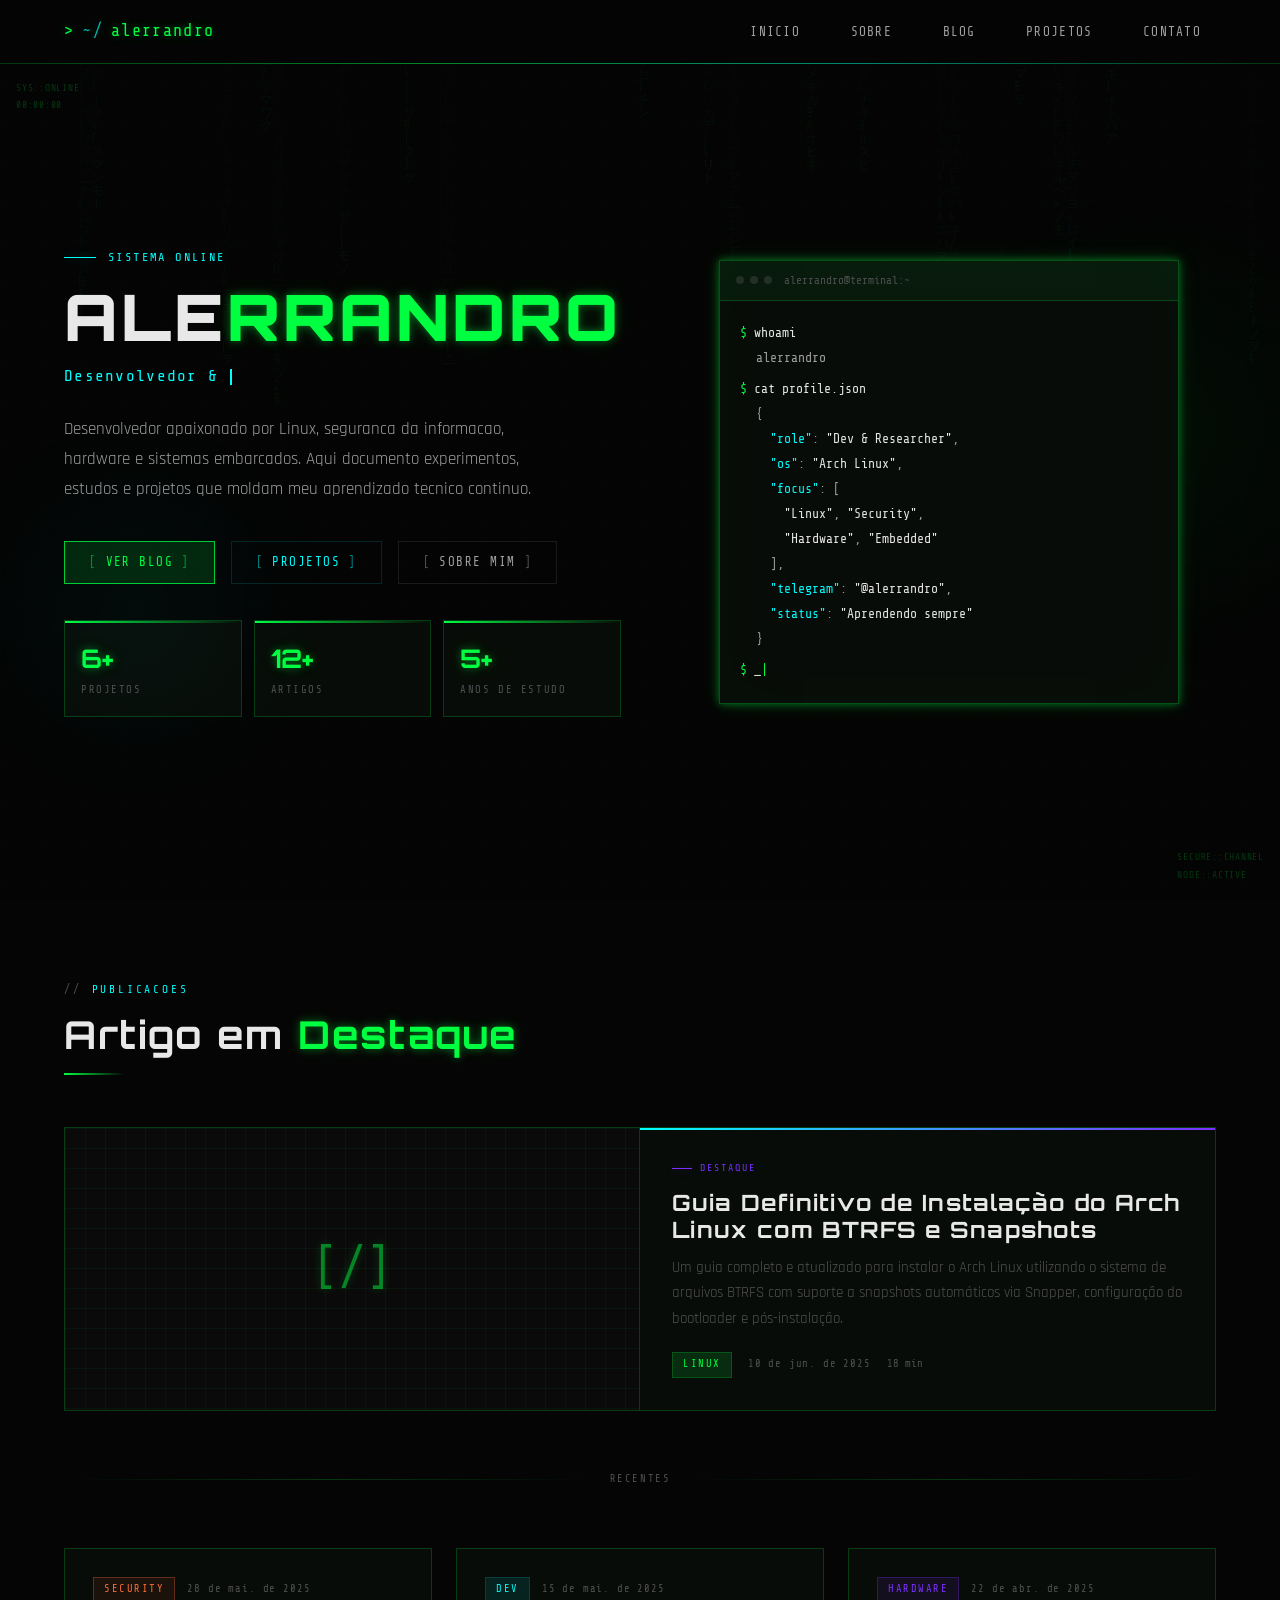
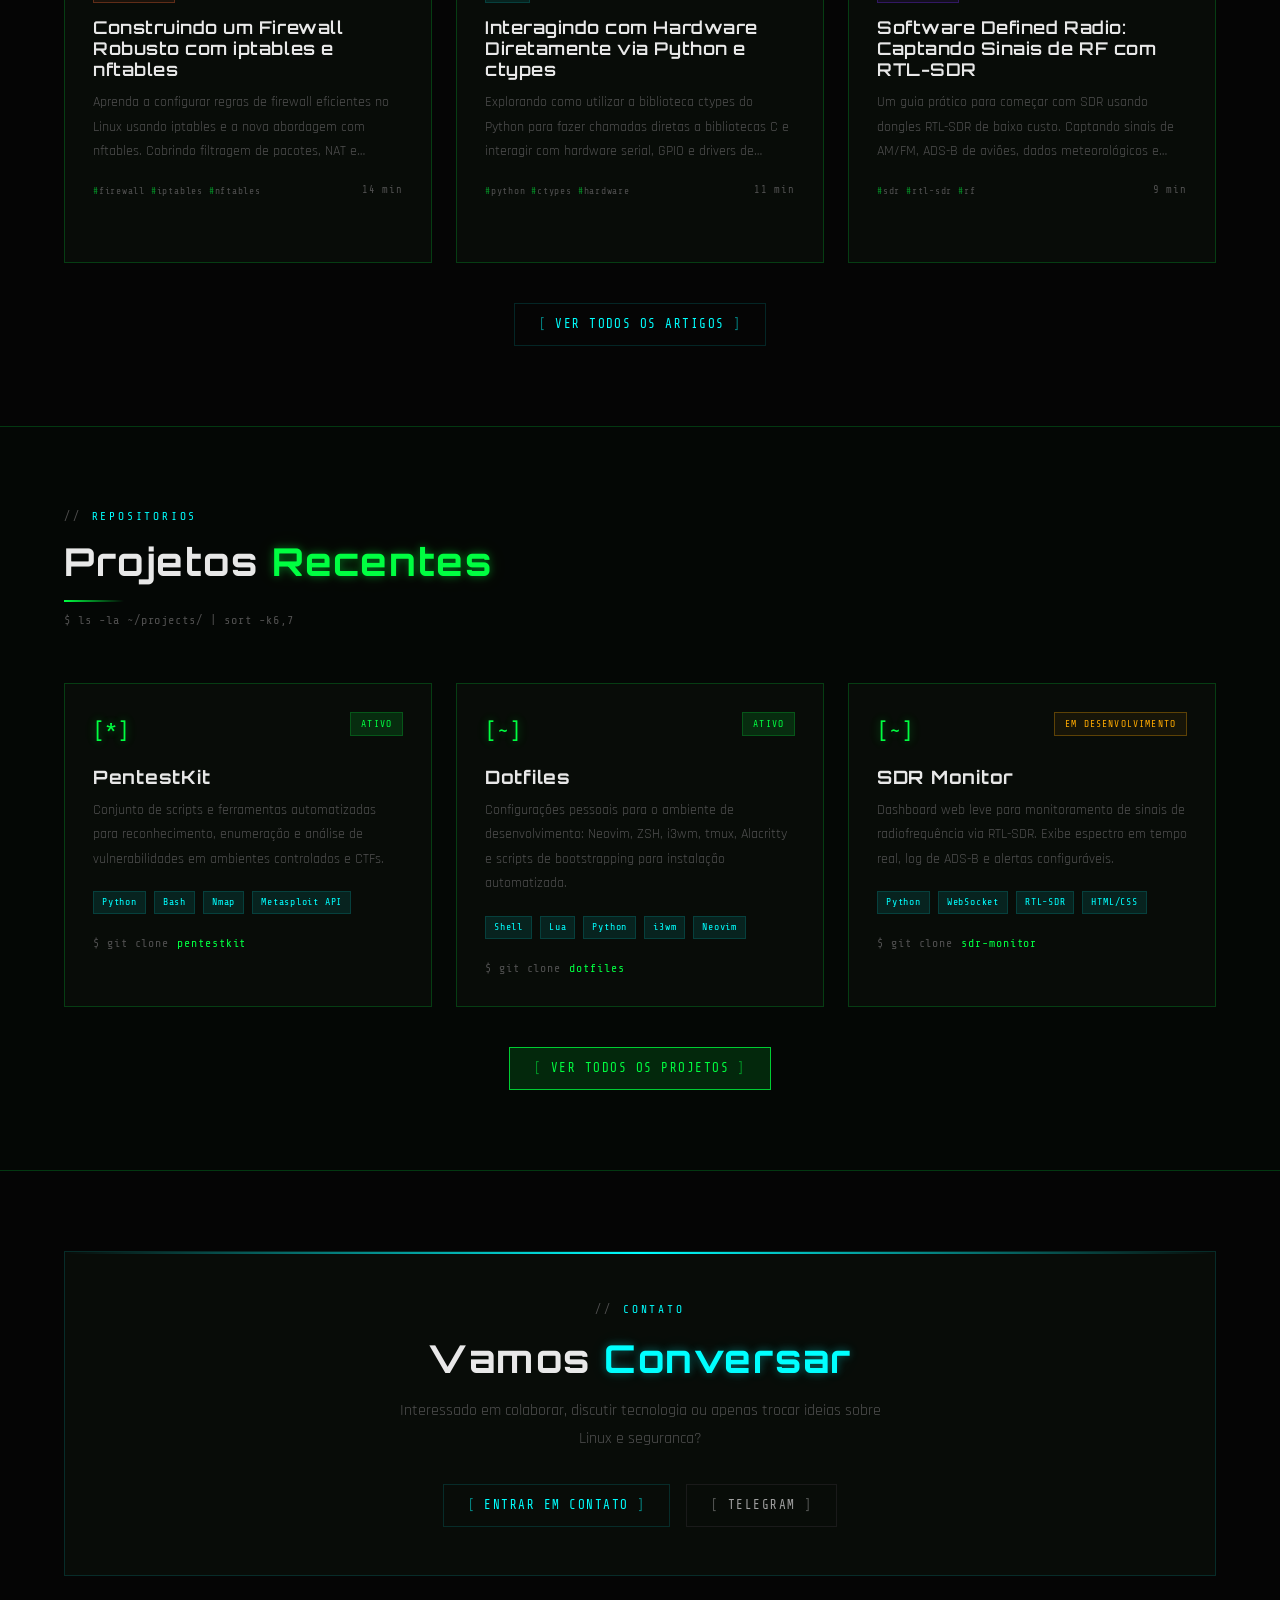
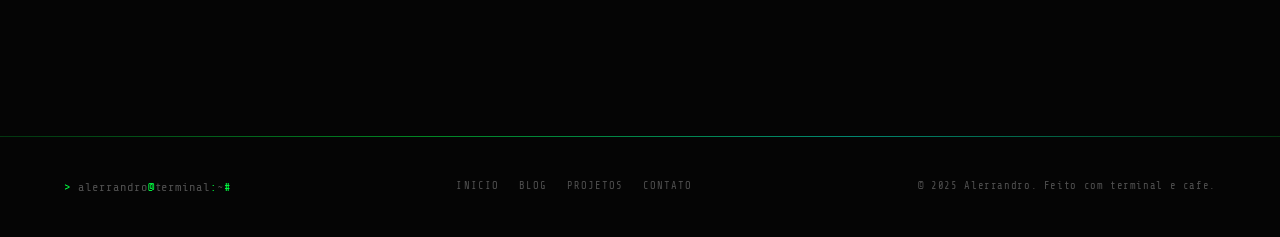
<file: index.html>
<!DOCTYPE html>
<html lang="pt-BR">
<head>
  <meta charset="UTF-8">
  <meta name="viewport" content="width=device-width, initial-scale=1.0">
  <meta name="description" content="Blog pessoal de Alerrandro - Linux, Seguranca, Hardware, Desenvolvimento e tecnologia.">
  <meta name="author" content="Alerrandro">
  <meta name="theme-color" content="#050505">
  <title>Alerrandro | Terminal Pessoal</title>
  <link rel="stylesheet" href="assets/css/main.css">
  <link rel="icon" href="data:image/svg+xml,<svg xmlns='http://www.w3.org/2000/svg' viewBox='0 0 32 32'><rect width='32' height='32' fill='%23050505'/><text y='24' x='4' font-size='22' fill='%2300ff41' font-family='monospace'>_</text></svg>">
</head>
<body>
  <canvas id="matrix-canvas"></canvas>

  <div id="site-nav"></div>
  <div id="site-hud"></div>

  <div class="site-wrapper">

    <!-- HERO -->
    <section class="hero">
      <div class="hero-inner">
        <div class="hero-content">
          <div class="hero-label animate-in">Sistema Online</div>
          <h1 class="hero-name animate-in delay-1">
            ALE<span class="accent">RRANDRO</span>
          </h1>
          <div class="hero-role animate-in delay-2">
            <span id="typing-text"></span><span class="cursor"></span>
          </div>
          <p class="hero-bio animate-in delay-3">
            Desenvolvedor apaixonado por Linux, seguranca da informacao, hardware e sistemas embarcados.
            Aqui documento experimentos, estudos e projetos que moldam meu aprendizado tecnico continuo.
          </p>
          <div class="hero-actions animate-in delay-4">
            <a href="blog.html" class="btn btn-primary">Ver Blog</a>
            <a href="projetos.html" class="btn btn-secondary">Projetos</a>
            <a href="sobre.html" class="btn btn-ghost">Sobre mim</a>
          </div>
          <div class="hero-stats animate-in delay-5">
            <div class="hero-stat">
              <div class="hero-stat-num">6+</div>
              <div class="hero-stat-label">Projetos</div>
            </div>
            <div class="hero-stat">
              <div class="hero-stat-num">12+</div>
              <div class="hero-stat-label">Artigos</div>
            </div>
            <div class="hero-stat">
              <div class="hero-stat-num">5+</div>
              <div class="hero-stat-label">Anos de estudo</div>
            </div>
          </div>
        </div>

        <div class="hero-visual animate-in delay-2">
          <div class="hero-terminal">
            <div class="terminal-bar">
              <div class="terminal-dots">
                <div class="terminal-dot"></div>
                <div class="terminal-dot"></div>
                <div class="terminal-dot"></div>
              </div>
              <span>alerrandro@terminal:~</span>
            </div>
            <div class="terminal-body">
              <span class="t-line"><span class="t-prompt">$</span> <span class="t-cmd">whoami</span></span>
              <span class="t-line t-out">alerrandro</span>
              <span class="t-blank"></span>
              <span class="t-line"><span class="t-prompt">$</span> <span class="t-cmd">cat profile.json</span></span>
              <span class="t-line t-out">{</span>
              <span class="t-line t-out">&nbsp;&nbsp;<span class="t-key">"role"</span>: <span class="t-val">"Dev &amp; Researcher"</span>,</span>
              <span class="t-line t-out">&nbsp;&nbsp;<span class="t-key">"os"</span>: <span class="t-val">"Arch Linux"</span>,</span>
              <span class="t-line t-out">&nbsp;&nbsp;<span class="t-key">"focus"</span>: [</span>
              <span class="t-line t-out">&nbsp;&nbsp;&nbsp;&nbsp;<span class="t-val">"Linux"</span>, <span class="t-val">"Security"</span>,</span>
              <span class="t-line t-out">&nbsp;&nbsp;&nbsp;&nbsp;<span class="t-val">"Hardware"</span>, <span class="t-val">"Embedded"</span></span>
              <span class="t-line t-out">&nbsp;&nbsp;],</span>
              <span class="t-line t-out">&nbsp;&nbsp;<span class="t-key">"telegram"</span>: <span class="t-val">"@alerrandro"</span>,</span>
              <span class="t-line t-out">&nbsp;&nbsp;<span class="t-key">"status"</span>: <span class="t-val">"Aprendendo sempre"</span></span>
              <span class="t-line t-out">}</span>
              <span class="t-blank"></span>
              <span class="t-line"><span class="t-prompt">$</span> <span class="t-cmd glitch-text">_</span><span style="animation:blink 1s step-end infinite;color:var(--green);">|</span></span>
            </div>
            <div class="terminal-scanline"></div>
          </div>
        </div>
      </div>
    </section>

    <!-- FEATURED POST -->
    <section class="section-padding">
      <div class="container">
        <div class="section-header">
          <div class="section-tag">Publicacoes</div>
          <h2 class="section-title">Artigo em <span class="accent">Destaque</span></h2>
          <div class="section-line"></div>
        </div>
        <div id="featured-post"></div>

        <div class="divider">
          <div class="divider-line"></div>
          <span class="divider-text">Recentes</span>
          <div class="divider-line"></div>
        </div>

        <div class="posts-grid" id="recent-posts"></div>

        <div style="text-align:center;margin-top:40px;">
          <a href="blog.html" class="btn btn-secondary">Ver todos os artigos</a>
        </div>
      </div>
    </section>

    <!-- PROJECTS PREVIEW -->
    <section class="section-padding" style="background:rgba(0,255,65,0.01);border-top:1px solid var(--border-green);border-bottom:1px solid var(--border-green);">
      <div class="container">
        <div class="section-header">
          <div class="section-tag">Repositorios</div>
          <h2 class="section-title">Projetos <span class="accent">Recentes</span></h2>
          <div class="section-line"></div>
          <p class="section-meta">$ ls -la ~/projects/ | sort -k6,7</p>
        </div>
        <div class="projects-grid" id="home-projects"></div>
        <div style="text-align:center;margin-top:40px;">
          <a href="projetos.html" class="btn btn-primary">Ver todos os projetos</a>
        </div>
      </div>
    </section>

    <!-- CTA -->
    <section class="section-padding">
      <div class="container">
        <div style="border:1px solid var(--border-cyan);padding:48px;text-align:center;background:var(--bg-card);position:relative;overflow:hidden;">
          <div style="position:absolute;top:0;left:0;right:0;height:2px;background:linear-gradient(90deg,transparent,var(--cyan),transparent);"></div>
          <div class="section-tag" style="justify-content:center;margin-bottom:16px;">Contato</div>
          <h2 class="section-title" style="margin-bottom:16px;">Vamos <span class="accent" style="color:var(--cyan);text-shadow:var(--glow-cyan);">Conversar</span></h2>
          <p style="max-width:500px;margin:0 auto 32px;font-size:1rem;color:var(--text-muted);">
            Interessado em colaborar, discutir tecnologia ou apenas trocar ideias sobre Linux e seguranca?
          </p>
          <div style="display:flex;gap:16px;justify-content:center;flex-wrap:wrap;">
            <a href="contato.html" class="btn btn-secondary">Entrar em contato</a>
            <a href="https://t.me/alerrandro" target="_blank" rel="noopener" class="btn btn-ghost">Telegram</a>
          </div>
        </div>
      </div>
    </section>

  </div>

  <div id="site-footer"></div>

  <script src="assets/js/components.js"></script>
  <script src="assets/js/matrix.js"></script>
  <script src="assets/js/main.js"></script>
  <script src="assets/js/posts.js"></script>
  <script src="assets/js/projects.js"></script>
</body>
</html>
</file>
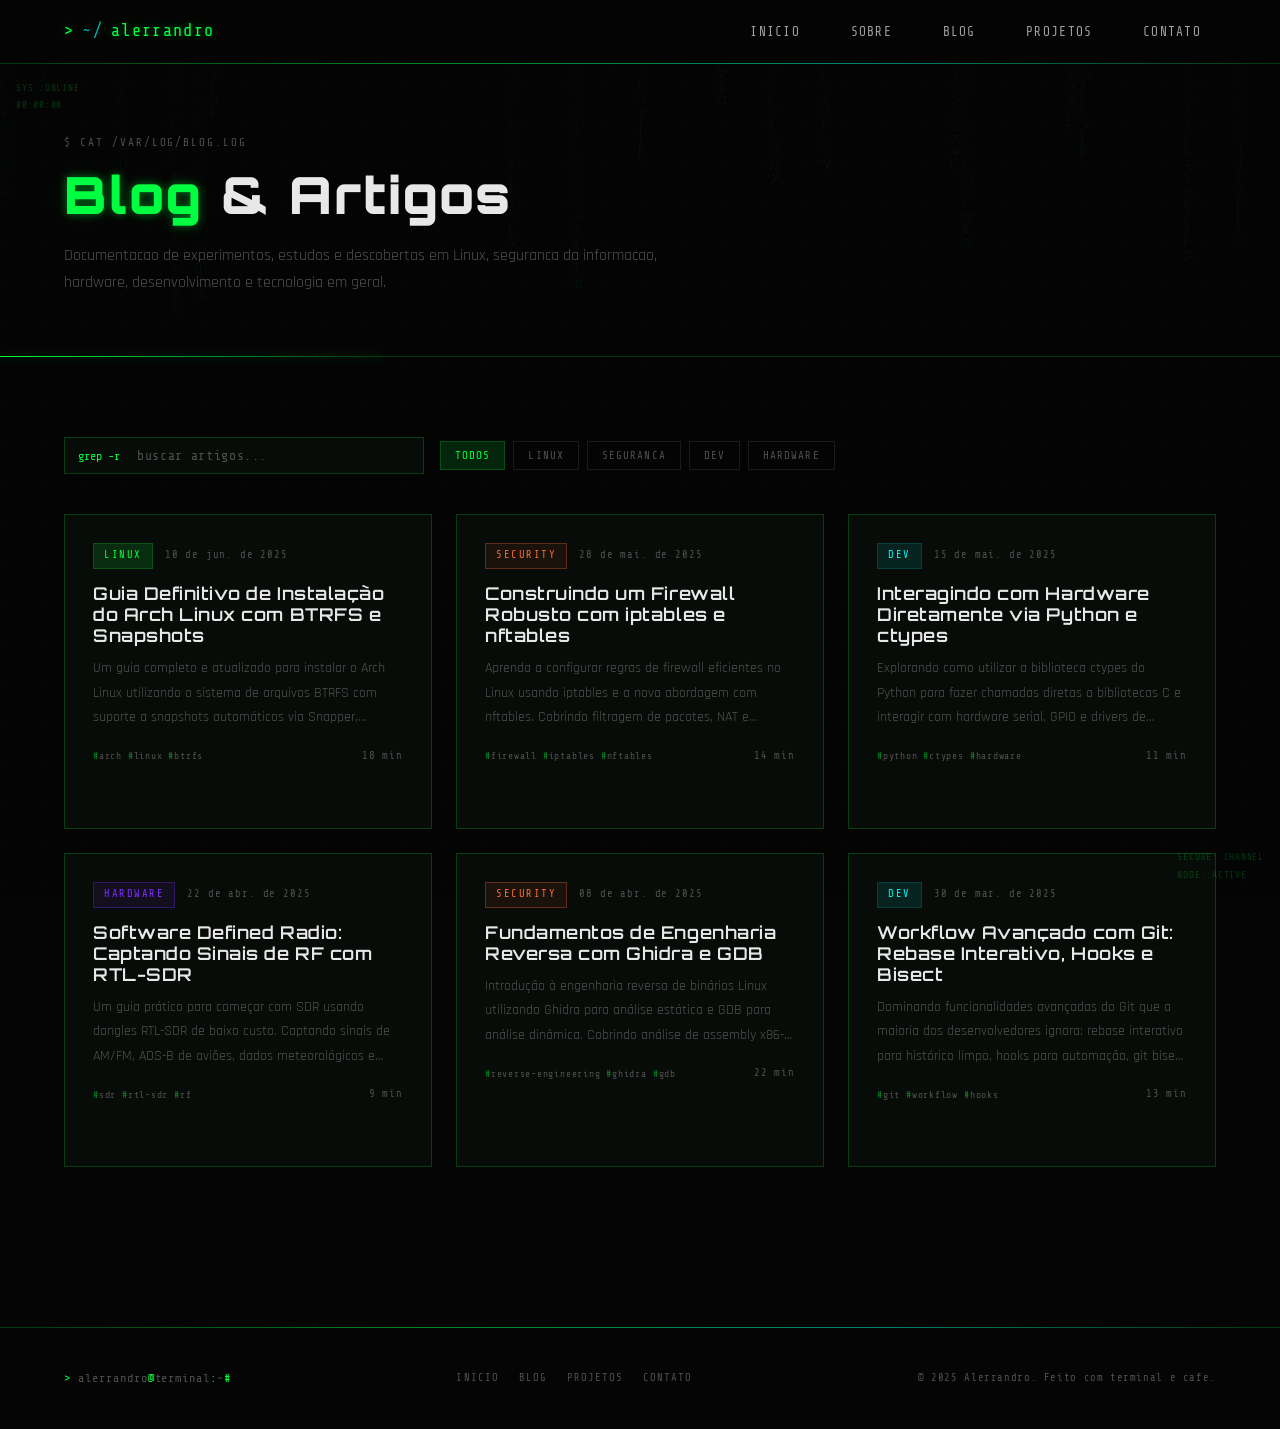
<file: blog.html>
<!DOCTYPE html>
<html lang="pt-BR">
<head>
  <meta charset="UTF-8">
  <meta name="viewport" content="width=device-width, initial-scale=1.0">
  <meta name="description" content="Blog de Alerrandro - Artigos sobre Linux, Seguranca, Hardware, Desenvolvimento e tecnologia.">
  <meta name="author" content="Alerrandro">
  <meta name="theme-color" content="#050505">
  <title>Blog | Alerrandro</title>
  <link rel="stylesheet" href="assets/css/main.css">
  <link rel="icon" href="data:image/svg+xml,<svg xmlns='http://www.w3.org/2000/svg' viewBox='0 0 32 32'><rect width='32' height='32' fill='%23050505'/><text y='24' x='4' font-size='22' fill='%2300ff41' font-family='monospace'>_</text></svg>">
</head>
<body>
  <canvas id="matrix-canvas"></canvas>
  <div id="site-nav"></div>
  <div id="site-hud"></div>

  <div class="site-wrapper">

    <div class="page-hero">
      <div class="container">
        <div class="page-hero-label animate-in">$ cat /var/log/blog.log</div>
        <h1 class="page-hero-title animate-in delay-1">
          <span class="accent">Blog</span> &amp; Artigos
        </h1>
        <p class="page-hero-desc animate-in delay-2">
          Documentacao de experimentos, estudos e descobertas em Linux, seguranca da informacao, hardware, desenvolvimento e tecnologia em geral.
        </p>
      </div>
    </div>

    <section class="section-padding">
      <div class="container">

        <div class="blog-controls animate-in">
          <div class="search-wrapper">
            <span class="search-prefix">grep -r</span>
            <input
              type="text"
              class="search-input"
              id="search-input"
              placeholder="buscar artigos..."
              autocomplete="off"
              spellcheck="false"
            >
          </div>
          <div class="filter-buttons">
            <button class="filter-btn active" data-filter="all">Todos</button>
            <button class="filter-btn" data-filter="linux">Linux</button>
            <button class="filter-btn" data-filter="security">Seguranca</button>
            <button class="filter-btn" data-filter="dev">Dev</button>
            <button class="filter-btn" data-filter="hardware">Hardware</button>
          </div>
        </div>

        <div class="posts-grid" id="posts-container"></div>

      </div>
    </section>

  </div>

  <div id="site-footer"></div>

  <script src="assets/js/components.js"></script>
  <script src="assets/js/matrix.js"></script>
  <script src="assets/js/main.js"></script>
  <script src="assets/js/posts.js"></script>
</body>
</html>
</file>
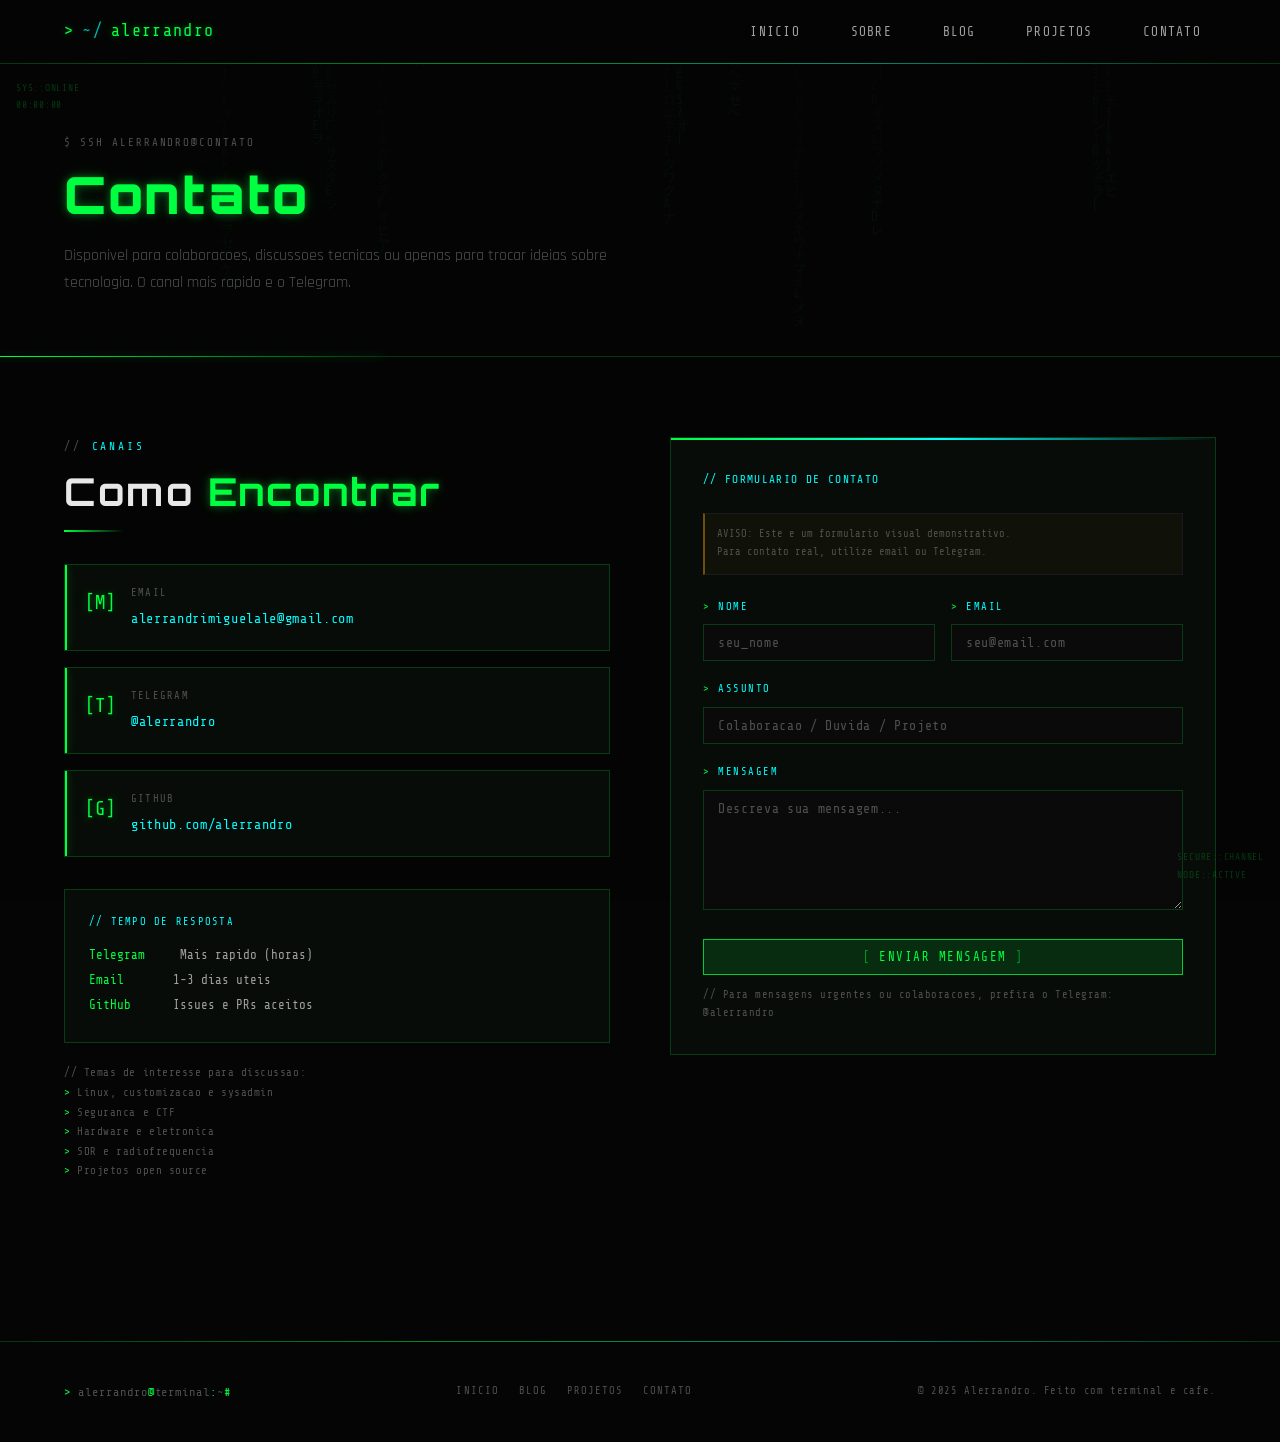
<file: contato.html>
<!DOCTYPE html>
<html lang="pt-BR">
<head>
  <meta charset="UTF-8">
  <meta name="viewport" content="width=device-width, initial-scale=1.0">
  <meta name="description" content="Contato - Alerrandro. Email, Telegram e GitHub.">
  <meta name="author" content="Alerrandro">
  <meta name="theme-color" content="#050505">
  <title>Contato | Alerrandro</title>
  <link rel="stylesheet" href="assets/css/main.css">
  <link rel="icon" href="data:image/svg+xml,<svg xmlns='http://www.w3.org/2000/svg' viewBox='0 0 32 32'><rect width='32' height='32' fill='%23050505'/><text y='24' x='4' font-size='22' fill='%2300ff41' font-family='monospace'>_</text></svg>">
</head>
<body>
  <canvas id="matrix-canvas"></canvas>
  <div id="site-nav"></div>
  <div id="site-hud"></div>

  <div class="site-wrapper">

    <div class="page-hero">
      <div class="container">
        <div class="page-hero-label animate-in">$ ssh alerrandro@contato</div>
        <h1 class="page-hero-title animate-in delay-1">
          <span class="accent">Contato</span>
        </h1>
        <p class="page-hero-desc animate-in delay-2">
          Disponivel para colaboracoes, discussoes tecnicas ou apenas para trocar ideias sobre tecnologia.
          O canal mais rapido e o Telegram.
        </p>
      </div>
    </div>

    <section class="section-padding">
      <div class="container">
        <div class="contact-grid">

          <!-- CONTACT INFO -->
          <div class="animate-in">
            <div class="section-header" style="margin-bottom:32px;">
              <div class="section-tag">Canais</div>
              <h2 class="section-title">Como <span class="accent">Encontrar</span></h2>
              <div class="section-line"></div>
            </div>

            <div class="contact-item">
              <div class="contact-icon">[M]</div>
              <div>
                <div class="contact-label">Email</div>
                <div class="contact-value">
                  <a href="mailto:alerrandrimiguelale@gmail.com">alerrandrimiguelale@gmail.com</a>
                </div>
              </div>
            </div>

            <div class="contact-item">
              <div class="contact-icon">[T]</div>
              <div>
                <div class="contact-label">Telegram</div>
                <div class="contact-value">
                  <a href="https://t.me/alerrandro" target="_blank" rel="noopener">@alerrandro</a>
                </div>
              </div>
            </div>

            <div class="contact-item">
              <div class="contact-icon">[G]</div>
              <div>
                <div class="contact-label">GitHub</div>
                <div class="contact-value">
                  <a href="https://github.com/alerrandro" target="_blank" rel="noopener">github.com/alerrandro</a>
                </div>
              </div>
            </div>

            <div style="margin-top:32px;border:1px solid var(--border-green);padding:24px;background:var(--bg-card);">
              <div style="font-family:var(--font-mono);font-size:0.65rem;color:var(--cyan);letter-spacing:0.12em;text-transform:uppercase;margin-bottom:12px;">
                // Tempo de resposta
              </div>
              <div style="font-family:var(--font-mono);font-size:0.78rem;color:var(--text-secondary);line-height:2;">
                <span style="color:var(--green);">Telegram</span> &nbsp;&nbsp;&nbsp;&nbsp;Mais rapido (horas)<br>
                <span style="color:var(--green);">Email</span> &nbsp;&nbsp;&nbsp;&nbsp;&nbsp;&nbsp;1-3 dias uteis<br>
                <span style="color:var(--green);">GitHub</span> &nbsp;&nbsp;&nbsp;&nbsp;&nbsp;Issues e PRs aceitos
              </div>
            </div>

            <div style="margin-top:20px;font-family:var(--font-mono);font-size:0.68rem;color:var(--text-muted);line-height:1.8;letter-spacing:0.05em;">
              // Temas de interesse para discussao:<br>
              <span style="color:var(--green);">></span> Linux, customizacao e sysadmin<br>
              <span style="color:var(--green);">></span> Seguranca e CTF<br>
              <span style="color:var(--green);">></span> Hardware e eletronica<br>
              <span style="color:var(--green);">></span> SDR e radiofrequencia<br>
              <span style="color:var(--green);">></span> Projetos open source
            </div>
          </div>

          <!-- FORM -->
          <div class="animate-in delay-2">
            <div class="contact-form">
              <div style="font-family:var(--font-mono);font-size:0.7rem;color:var(--cyan);letter-spacing:0.12em;text-transform:uppercase;margin-bottom:24px;">
                // Formulario de Contato
              </div>
              <div style="font-family:var(--font-mono);font-size:0.65rem;color:var(--text-muted);margin-bottom:24px;padding:12px;border:1px solid #1a1a1a;background:rgba(255,170,0,0.03);border-left:2px solid rgba(255,170,0,0.4);">
                AVISO: Este e um formulario visual demonstrativo.<br>
                Para contato real, utilize email ou Telegram.
              </div>

              <div class="form-row">
                <div class="form-group">
                  <label class="form-label" for="name">Nome</label>
                  <input type="text" id="name" class="form-input" placeholder="seu_nome">
                </div>
                <div class="form-group">
                  <label class="form-label" for="email">Email</label>
                  <input type="email" id="email" class="form-input" placeholder="seu@email.com">
                </div>
              </div>

              <div class="form-group">
                <label class="form-label" for="subject">Assunto</label>
                <input type="text" id="subject" class="form-input" placeholder="Colaboracao / Duvida / Projeto">
              </div>

              <div class="form-group">
                <label class="form-label" for="message">Mensagem</label>
                <textarea id="message" class="form-textarea" placeholder="Descreva sua mensagem..."></textarea>
              </div>

              <button type="button" class="btn btn-primary" onclick="handleFormSubmit()" style="width:100%;justify-content:center;">
                Enviar Mensagem
              </button>

              <p class="form-note">
                // Para mensagens urgentes ou colaboracoes, prefira o Telegram: @alerrandro
              </p>
            </div>
          </div>

        </div>
      </div>
    </section>

  </div>

  <div id="site-footer"></div>

  <script src="assets/js/components.js"></script>
  <script src="assets/js/matrix.js"></script>
  <script src="assets/js/main.js"></script>
  <script>
    function handleFormSubmit() {
      const btn = document.querySelector('.contact-form .btn');
      const name = document.getElementById('name').value.trim();
      const email = document.getElementById('email').value.trim();
      const message = document.getElementById('message').value.trim();

      if (!name || !email || !message) {
        btn.textContent = 'Preencha todos os campos';
        btn.style.borderColor = 'rgba(255,170,0,0.5)';
        btn.style.color = 'rgba(255,170,0,0.9)';
        setTimeout(() => {
          btn.textContent = 'Enviar Mensagem';
          btn.style.borderColor = '';
          btn.style.color = '';
        }, 2500);
        return;
      }

      btn.textContent = 'Redirecionando para Email...';
      const subject = document.getElementById('subject').value.trim() || 'Contato via Blog';
      const body = `Nome: ${name}\nEmail: ${email}\n\n${message}`;
      window.location.href = `mailto:alerrandrimiguelale@gmail.com?subject=${encodeURIComponent(subject)}&body=${encodeURIComponent(body)}`;

      setTimeout(() => {
        btn.textContent = '[Mensagem Preparada]';
      }, 1000);
    }
  </script>
</body>
</html>
</file>
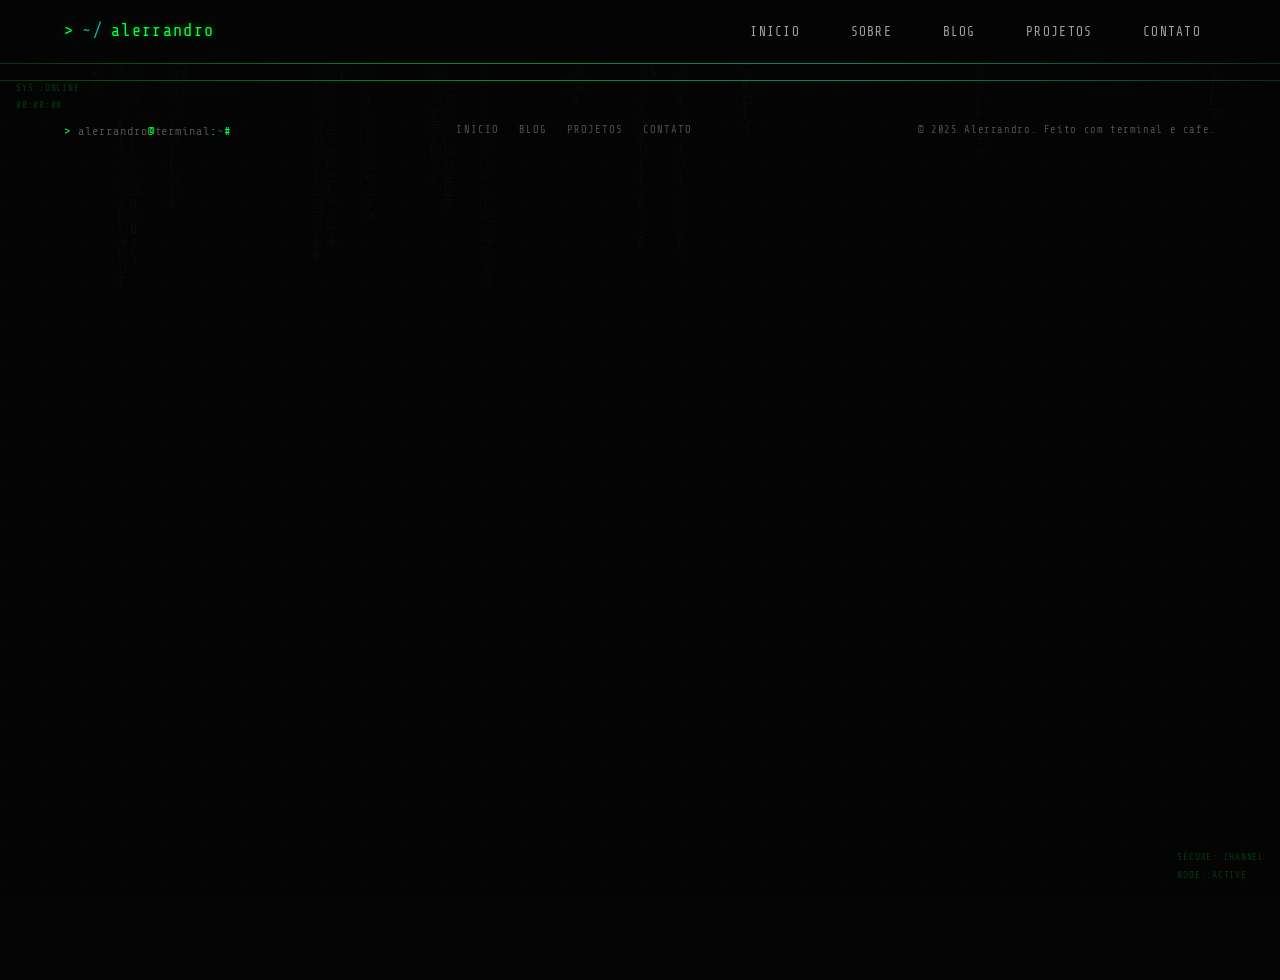
<file: post.html>
<!DOCTYPE html>
<html lang="pt-BR">
<head>
  <meta charset="UTF-8">
  <meta name="viewport" content="width=device-width, initial-scale=1.0">
  <meta name="author" content="Alerrandro">
  <meta name="theme-color" content="#050505">
  <title>Post | Alerrandro</title>
  <link rel="stylesheet" href="assets/css/main.css">
  <link rel="icon" href="data:image/svg+xml,<svg xmlns='http://www.w3.org/2000/svg' viewBox='0 0 32 32'><rect width='32' height='32' fill='%23050505'/><text y='24' x='4' font-size='22' fill='%2300ff41' font-family='monospace'>_</text></svg>">
</head>
<body>
  <canvas id="matrix-canvas"></canvas>
  <div id="site-nav"></div>
  <div id="site-hud"></div>

  <div class="site-wrapper">
    <div id="post-content"></div>
  </div>

  <div id="site-footer"></div>

  <script src="assets/js/components.js"></script>
  <script src="assets/js/matrix.js"></script>
  <script src="assets/js/main.js"></script>
  <script src="assets/js/posts.js"></script>
</body>
</html>
</file>
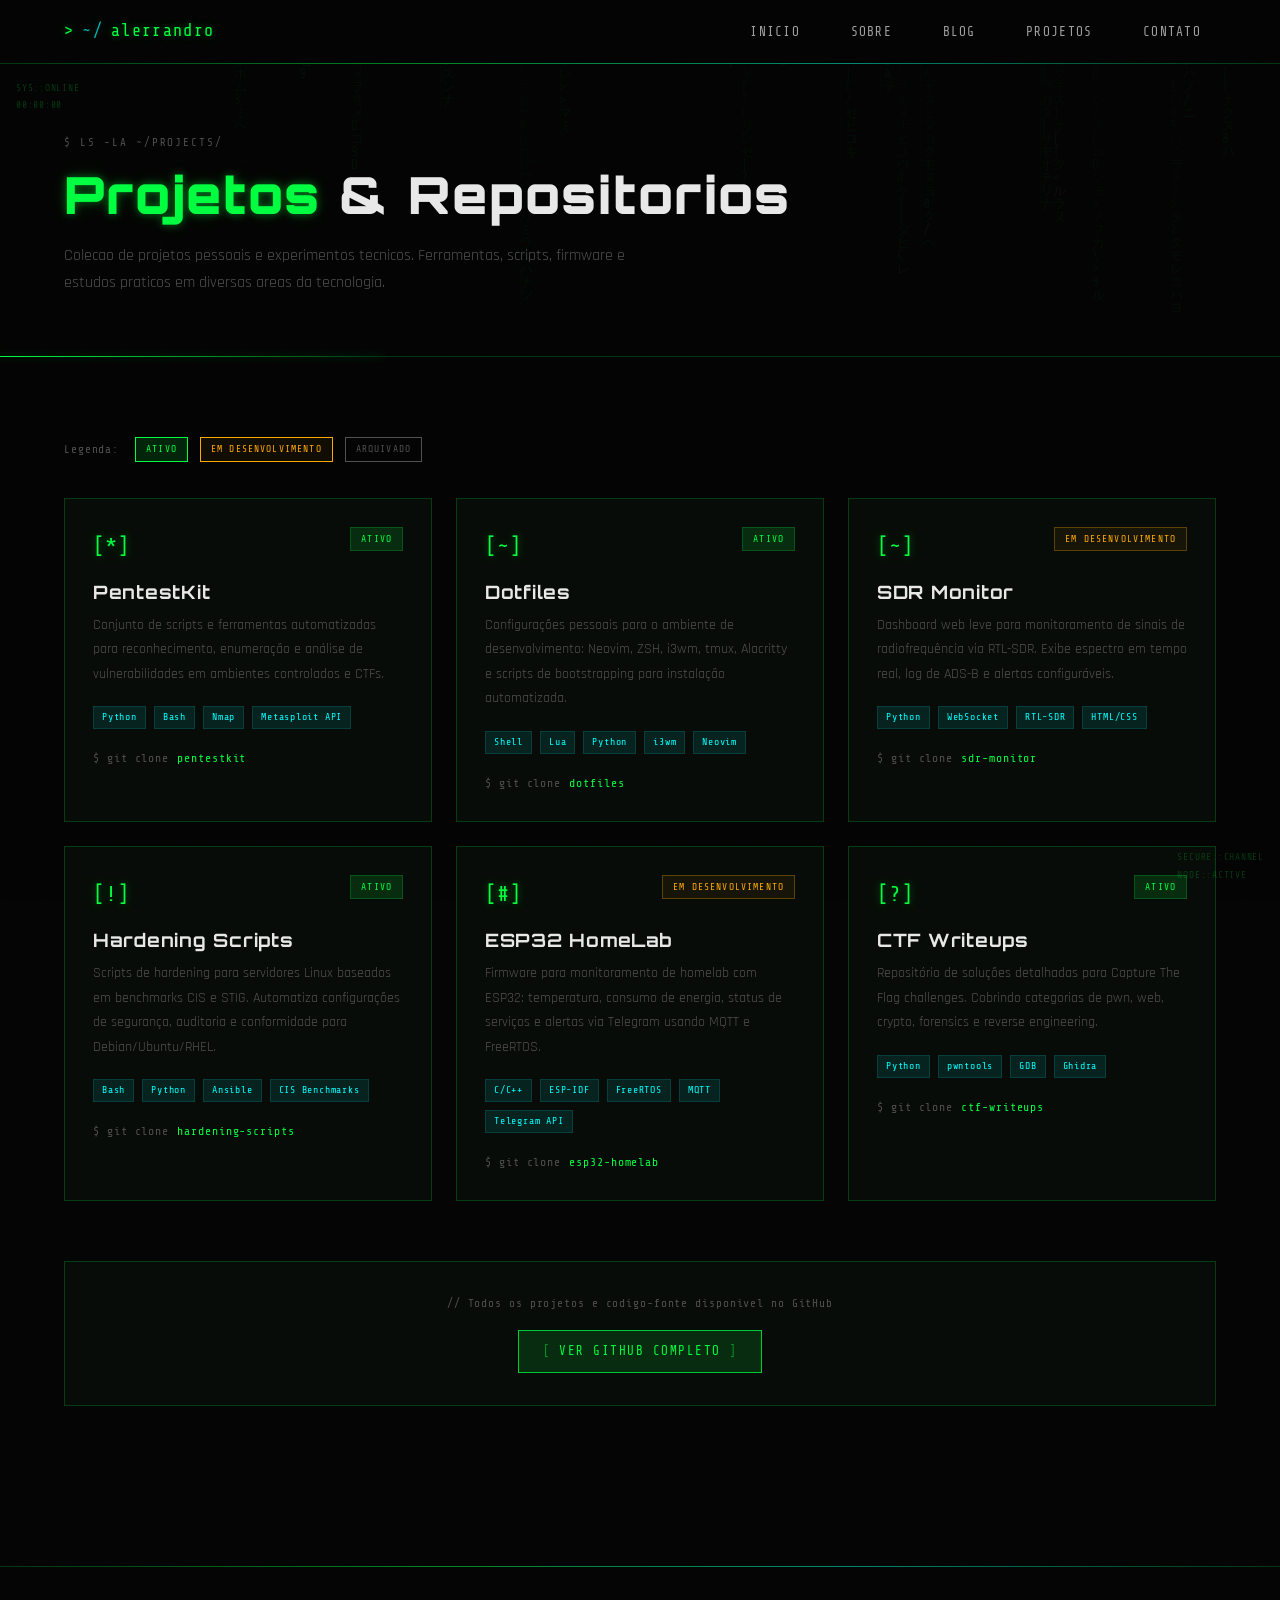
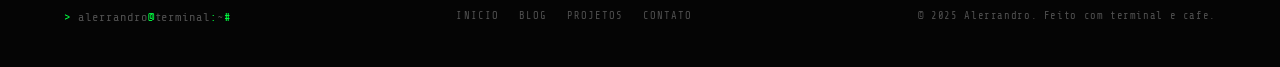
<file: projetos.html>
<!DOCTYPE html>
<html lang="pt-BR">
<head>
  <meta charset="UTF-8">
  <meta name="viewport" content="width=device-width, initial-scale=1.0">
  <meta name="description" content="Projetos de Alerrandro - Linux, Seguranca, Hardware e Desenvolvimento.">
  <meta name="author" content="Alerrandro">
  <meta name="theme-color" content="#050505">
  <title>Projetos | Alerrandro</title>
  <link rel="stylesheet" href="assets/css/main.css">
  <link rel="icon" href="data:image/svg+xml,<svg xmlns='http://www.w3.org/2000/svg' viewBox='0 0 32 32'><rect width='32' height='32' fill='%23050505'/><text y='24' x='4' font-size='22' fill='%2300ff41' font-family='monospace'>_</text></svg>">
</head>
<body>
  <canvas id="matrix-canvas"></canvas>
  <div id="site-nav"></div>
  <div id="site-hud"></div>

  <div class="site-wrapper">

    <div class="page-hero">
      <div class="container">
        <div class="page-hero-label animate-in">$ ls -la ~/projects/</div>
        <h1 class="page-hero-title animate-in delay-1">
          <span class="accent">Projetos</span> &amp; Repositorios
        </h1>
        <p class="page-hero-desc animate-in delay-2">
          Colecao de projetos pessoais e experimentos tecnicos. Ferramentas, scripts, firmware e estudos praticos em diversas areas da tecnologia.
        </p>
      </div>
    </div>

    <section class="section-padding">
      <div class="container">

        <div style="display:flex;align-items:center;gap:16px;margin-bottom:36px;flex-wrap:wrap;" class="animate-in">
          <div style="font-family:var(--font-mono);font-size:0.7rem;color:var(--text-muted);letter-spacing:0.08em;">
            Legenda:
          </div>
          <div style="display:flex;gap:12px;flex-wrap:wrap;">
            <span class="project-status status-active" style="font-family:var(--font-mono);font-size:0.6rem;letter-spacing:0.12em;padding:3px 10px;border:1px solid;">Ativo</span>
            <span class="project-status status-wip" style="font-family:var(--font-mono);font-size:0.6rem;letter-spacing:0.12em;padding:3px 10px;border:1px solid;">Em desenvolvimento</span>
            <span class="project-status status-archived" style="font-family:var(--font-mono);font-size:0.6rem;letter-spacing:0.12em;padding:3px 10px;border:1px solid;">Arquivado</span>
          </div>
        </div>

        <div class="projects-grid" id="projects-container"></div>

        <div style="margin-top:60px;border:1px solid var(--border-green);padding:32px;background:var(--bg-card);text-align:center;" class="animate-in">
          <div style="font-family:var(--font-mono);font-size:0.7rem;color:var(--text-muted);margin-bottom:16px;letter-spacing:0.08em;">
            // Todos os projetos e codigo-fonte disponivel no GitHub
          </div>
          <a href="https://github.com/alerrandro" target="_blank" rel="noopener" class="btn btn-primary">
            Ver GitHub completo
          </a>
        </div>

      </div>
    </section>

  </div>

  <div id="site-footer"></div>

  <script src="assets/js/components.js"></script>
  <script src="assets/js/matrix.js"></script>
  <script src="assets/js/main.js"></script>
  <script src="assets/js/projects.js"></script>
</body>
</html>
</file>
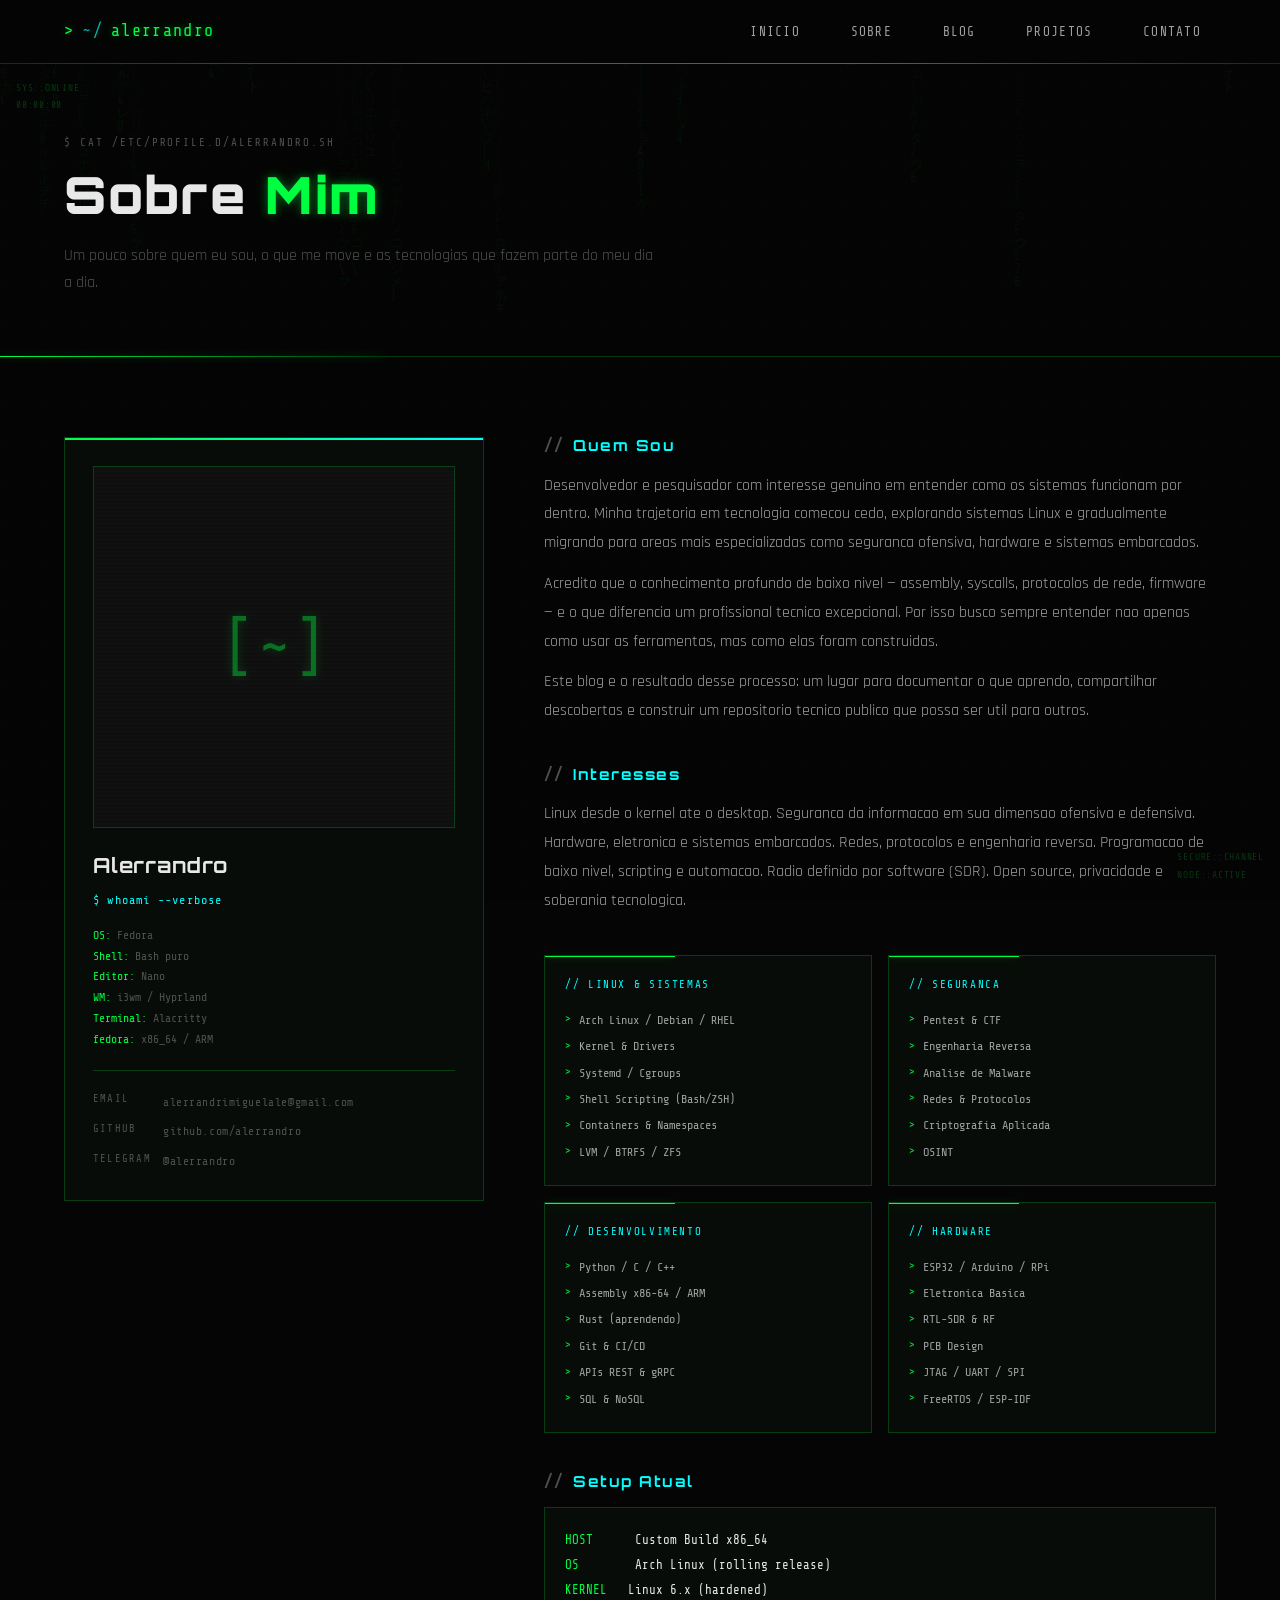
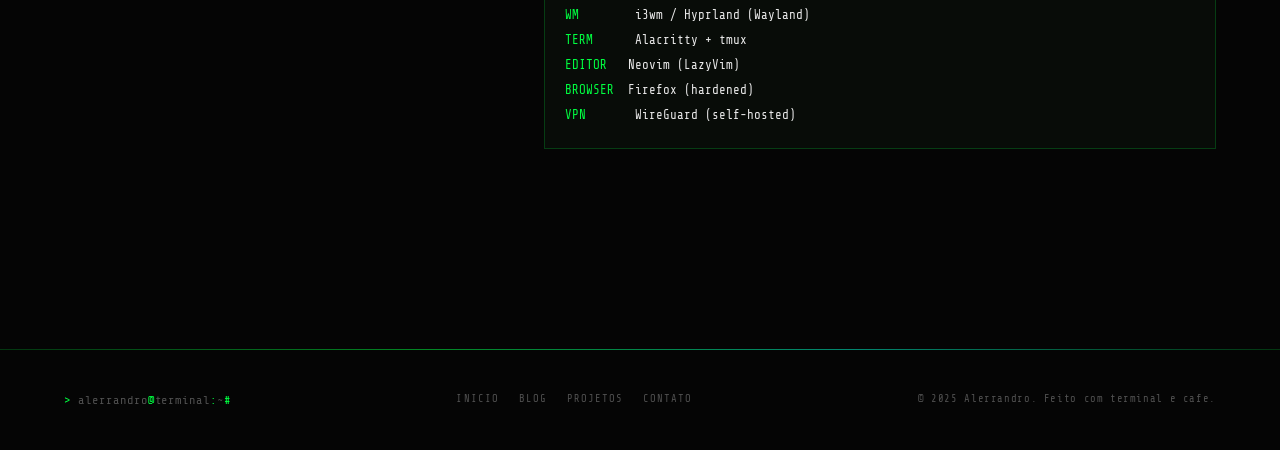
<file: sobre.html>
<!DOCTYPE html>
<html lang="pt-BR">
<head>
  <meta charset="UTF-8">
  <meta name="viewport" content="width=device-width, initial-scale=1.0">
  <meta name="description" content="Sobre Alerrandro - desenvolvedor, entusiasta de Linux, seguranca e hardware.">
  <meta name="author" content="Alerrandro">
  <meta name="theme-color" content="#050505">
  <title>Sobre | Alerrandro</title>
  <link rel="stylesheet" href="assets/css/main.css">
  <link rel="icon" href="data:image/svg+xml,<svg xmlns='http://www.w3.org/2000/svg' viewBox='0 0 32 32'><rect width='32' height='32' fill='%23050505'/><text y='24' x='4' font-size='22' fill='%2300ff41' font-family='monospace'>_</text></svg>">
</head>
<body>
  <canvas id="matrix-canvas"></canvas>
  <div id="site-nav"></div>
  <div id="site-hud"></div>

  <div class="site-wrapper">

    <div class="page-hero">
      <div class="container">
        <div class="page-hero-label animate-in">$ cat /etc/profile.d/alerrandro.sh</div>
        <h1 class="page-hero-title animate-in delay-1">
          Sobre <span class="accent">Mim</span>
        </h1>
        <p class="page-hero-desc animate-in delay-2">
          Um pouco sobre quem eu sou, o que me move e as tecnologias que fazem parte do meu dia a dia.
        </p>
      </div>
    </div>

    <section class="section-padding">
      <div class="container">
        <div class="about-grid">

          <!-- SIDEBAR -->
          <div class="about-sidebar animate-in">
            <div class="about-profile">
              <div class="about-avatar">
                <span class="avatar-placeholder">[~]</span>
              </div>
              <div class="about-profile-name">Alerrandro</div>
              <div class="about-profile-role">$ whoami --verbose</div>
              <div style="font-family:var(--font-mono);font-size:0.72rem;color:var(--text-muted);line-height:1.8;margin-top:8px;">
                <span style="color:var(--green);">OS:</span> Fedora<br>
                <span style="color:var(--green);">Shell:</span> Bash puro<br>
                <span style="color:var(--green);">Editor:</span> Nano<br>
                <span style="color:var(--green);">WM:</span> i3wm / Hyprland<br>
                <span style="color:var(--green);">Terminal:</span> Alacritty<br>
                <span style="color:var(--green);">fedora:</span> x86_64 / ARM
              </div>
              <div class="about-contacts">
                <div class="about-contact-item">
                  <span class="contact-label">email</span>
                  <a href="mailto:alerrandrimiguelale@gmail.com" style="color:inherit;font-size:0.7rem;word-break:break-all;">alerrandrimiguelale@gmail.com</a>
                </div>
                <div class="about-contact-item">
                  <span class="contact-label">github</span>
                  <a href="https://github.com/alerrandro" target="_blank" rel="noopener" style="color:inherit;">github.com/alerrandro</a>
                </div>
                <div class="about-contact-item">
                  <span class="contact-label">telegram</span>
                  <a href="https://t.me/alerrandro" target="_blank" rel="noopener" style="color:inherit;">@alerrandro</a>
                </div>
              </div>
            </div>
          </div>

          <!-- CONTENT -->
          <div class="about-content">

            <div class="about-bio animate-in delay-1">
              <h3>Quem Sou</h3>
              <p>
                Desenvolvedor e pesquisador com interesse genuino em entender como os sistemas funcionam por dentro.
                Minha trajetoria em tecnologia comecou cedo, explorando sistemas Linux e gradualmente migrando para
                areas mais especializadas como seguranca ofensiva, hardware e sistemas embarcados.
              </p>
              <p>
                Acredito que o conhecimento profundo de baixo nivel &mdash; assembly, syscalls, protocolos de rede,
                firmware &mdash; e o que diferencia um profissional tecnico excepcional. Por isso busco sempre
                entender nao apenas como usar as ferramentas, mas como elas foram construidas.
              </p>
              <p>
                Este blog e o resultado desse processo: um lugar para documentar o que aprendo, compartilhar
                descobertas e construir um repositorio tecnico publico que possa ser util para outros.
              </p>
            </div>

            <div class="about-bio animate-in delay-2">
              <h3>Interesses</h3>
              <p>
                Linux desde o kernel ate o desktop. Seguranca da informacao em sua dimensao ofensiva e defensiva.
                Hardware, eletronica e sistemas embarcados. Redes, protocolos e engenharia reversa.
                Programacao de baixo nivel, scripting e automacao. Radio definido por software (SDR).
                Open source, privacidade e soberania tecnologica.
              </p>
            </div>

            <div class="skills-grid animate-in delay-3">
              <div class="skill-group">
                <div class="skill-group-title">// Linux &amp; Sistemas</div>
                <div class="skill-item">Arch Linux / Debian / RHEL</div>
                <div class="skill-item">Kernel &amp; Drivers</div>
                <div class="skill-item">Systemd / Cgroups</div>
                <div class="skill-item">Shell Scripting (Bash/ZSH)</div>
                <div class="skill-item">Containers &amp; Namespaces</div>
                <div class="skill-item">LVM / BTRFS / ZFS</div>
              </div>
              <div class="skill-group">
                <div class="skill-group-title">// Seguranca</div>
                <div class="skill-item">Pentest &amp; CTF</div>
                <div class="skill-item">Engenharia Reversa</div>
                <div class="skill-item">Analise de Malware</div>
                <div class="skill-item">Redes &amp; Protocolos</div>
                <div class="skill-item">Criptografia Aplicada</div>
                <div class="skill-item">OSINT</div>
              </div>
              <div class="skill-group">
                <div class="skill-group-title">// Desenvolvimento</div>
                <div class="skill-item">Python / C / C++</div>
                <div class="skill-item">Assembly x86-64 / ARM</div>
                <div class="skill-item">Rust (aprendendo)</div>
                <div class="skill-item">Git &amp; CI/CD</div>
                <div class="skill-item">APIs REST &amp; gRPC</div>
                <div class="skill-item">SQL &amp; NoSQL</div>
              </div>
              <div class="skill-group">
                <div class="skill-group-title">// Hardware</div>
                <div class="skill-item">ESP32 / Arduino / RPi</div>
                <div class="skill-item">Eletronica Basica</div>
                <div class="skill-item">RTL-SDR &amp; RF</div>
                <div class="skill-item">PCB Design</div>
                <div class="skill-item">JTAG / UART / SPI</div>
                <div class="skill-item">FreeRTOS / ESP-IDF</div>
              </div>
            </div>

            <div class="about-bio animate-in delay-4" style="margin-top:40px;">
              <h3>Setup Atual</h3>
              <div style="border:1px solid var(--border-green);background:var(--bg-card);padding:20px;font-family:var(--font-mono);font-size:0.78rem;line-height:2;">
                <span style="color:var(--green);">HOST</span> &nbsp;&nbsp;&nbsp;&nbsp;&nbsp;Custom Build x86_64<br>
                <span style="color:var(--green);">OS</span> &nbsp;&nbsp;&nbsp;&nbsp;&nbsp;&nbsp;&nbsp;Arch Linux (rolling release)<br>
                <span style="color:var(--green);">KERNEL</span> &nbsp;&nbsp;Linux 6.x (hardened)<br>
                <span style="color:var(--green);">WM</span> &nbsp;&nbsp;&nbsp;&nbsp;&nbsp;&nbsp;&nbsp;i3wm / Hyprland (Wayland)<br>
                <span style="color:var(--green);">TERM</span> &nbsp;&nbsp;&nbsp;&nbsp;&nbsp;Alacritty + tmux<br>
                <span style="color:var(--green);">EDITOR</span> &nbsp;&nbsp;Neovim (LazyVim)<br>
                <span style="color:var(--green);">BROWSER</span> &nbsp;Firefox (hardened)<br>
                <span style="color:var(--green);">VPN</span> &nbsp;&nbsp;&nbsp;&nbsp;&nbsp;&nbsp;WireGuard (self-hosted)<br>
              </div>
            </div>

          </div>
        </div>
      </div>
    </section>

  </div>

  <div id="site-footer"></div>

  <script src="assets/js/components.js"></script>
  <script src="assets/js/matrix.js"></script>
  <script src="assets/js/main.js"></script>
</body>
</html>
</file>
<file: assets/css/main.css>
@import url('https://fonts.googleapis.com/css2?family=Share+Tech+Mono&family=Rajdhani:wght@300;400;500;600;700&family=Orbitron:wght@400;600;700;900&display=swap');

:root {
  --bg-primary: #050505;
  --bg-secondary: #0a0a0a;
  --bg-tertiary: #0f0f0f;
  --bg-card: #080c08;
  --bg-card-hover: #0c120c;

  --green: #00ff41;
  --green-dim: #00cc33;
  --green-ultra: #00ff4122;
  --cyan: #00ffff;
  --cyan-dim: #00cccc;
  --cyan-ultra: #00ffff18;
  --purple: #7b2fff;
  --purple-dim: #5a1fcc;
  --purple-ultra: #7b2fff18;
  --blue: #0066ff;

  --text-primary: #e8e8e8;
  --text-secondary: #a0a0a0;
  --text-muted: #505050;
  --text-green: #00ff41;
  --text-cyan: #00ffff;

  --border-green: #00ff4133;
  --border-cyan: #00ffff22;
  --border-glow-green: #00ff4166;
  --border-glow-cyan: #00ffff44;

  --glow-green: 0 0 8px #00ff4166, 0 0 20px #00ff4122;
  --glow-cyan: 0 0 8px #00ffff55, 0 0 20px #00ffff18;
  --glow-purple: 0 0 8px #7b2fff66, 0 0 20px #7b2fff22;

  --font-mono: 'Share Tech Mono', 'Courier New', monospace;
  --font-body: 'Rajdhani', sans-serif;
  --font-display: 'Orbitron', sans-serif;

  --nav-height: 64px;
  --max-width: 1200px;
  --radius: 2px;

  --transition-fast: 0.15s ease;
  --transition-med: 0.3s ease;
  --transition-slow: 0.6s ease;
}

*, *::before, *::after {
  box-sizing: border-box;
  margin: 0;
  padding: 0;
}

html {
  scroll-behavior: smooth;
  font-size: 16px;
}

body {
  background-color: var(--bg-primary);
  color: var(--text-primary);
  font-family: var(--font-body);
  font-weight: 400;
  line-height: 1.7;
  overflow-x: hidden;
  min-height: 100vh;
}

body::before {
  content: '';
  position: fixed;
  inset: 0;
  background-image:
    linear-gradient(rgba(0, 255, 65, 0.012) 1px, transparent 1px),
    linear-gradient(90deg, rgba(0, 255, 65, 0.012) 1px, transparent 1px);
  background-size: 40px 40px;
  pointer-events: none;
  z-index: 0;
}

#matrix-canvas {
  position: fixed;
  top: 0;
  left: 0;
  width: 100%;
  height: 100%;
  opacity: 0.04;
  pointer-events: none;
  z-index: 0;
}

.site-wrapper {
  position: relative;
  z-index: 1;
}

::selection {
  background: var(--green);
  color: var(--bg-primary);
}

a {
  color: var(--cyan);
  text-decoration: none;
  transition: color var(--transition-fast);
}

a:hover {
  color: var(--green);
}

img {
  max-width: 100%;
  display: block;
}

.container {
  max-width: var(--max-width);
  margin: 0 auto;
  padding: 0 24px;
}

.section-padding {
  padding: 80px 0;
}

h1, h2, h3, h4, h5, h6 {
  font-family: var(--font-display);
  font-weight: 700;
  line-height: 1.2;
  letter-spacing: 0.05em;
}

p {
  font-size: 1rem;
  color: var(--text-secondary);
}

code, pre {
  font-family: var(--font-mono);
}

/* ==================== SCROLLBAR ==================== */
::-webkit-scrollbar { width: 4px; }
::-webkit-scrollbar-track { background: var(--bg-primary); }
::-webkit-scrollbar-thumb { background: var(--green-dim); border-radius: 2px; }
::-webkit-scrollbar-thumb:hover { background: var(--green); }

/* ==================== NAV ==================== */
.nav {
  position: fixed;
  top: 0;
  left: 0;
  right: 0;
  height: var(--nav-height);
  background: rgba(5, 5, 5, 0.92);
  backdrop-filter: blur(12px);
  -webkit-backdrop-filter: blur(12px);
  border-bottom: 1px solid var(--border-green);
  z-index: 1000;
  display: flex;
  align-items: center;
}

.nav::after {
  content: '';
  position: absolute;
  bottom: -1px;
  left: 0;
  right: 0;
  height: 1px;
  background: linear-gradient(90deg, transparent, var(--green), var(--cyan), transparent);
  opacity: 0.4;
}

.nav-inner {
  display: flex;
  align-items: center;
  justify-content: space-between;
  width: 100%;
  max-width: var(--max-width);
  margin: 0 auto;
  padding: 0 24px;
}

.nav-logo {
  font-family: var(--font-mono);
  font-size: 1.05rem;
  color: var(--green);
  text-shadow: var(--glow-green);
  letter-spacing: 0.08em;
  display: flex;
  align-items: center;
  gap: 8px;
}

.nav-logo .prompt {
  color: var(--cyan);
  opacity: 0.7;
}

.nav-logo::before {
  content: '>';
  color: var(--green);
  animation: blink 1.2s step-end infinite;
}

.nav-links {
  display: flex;
  align-items: center;
  gap: 4px;
  list-style: none;
}

.nav-links a {
  font-family: var(--font-mono);
  font-size: 0.8rem;
  color: var(--text-secondary);
  letter-spacing: 0.1em;
  text-transform: uppercase;
  padding: 6px 14px;
  border: 1px solid transparent;
  transition: all var(--transition-fast);
  position: relative;
}

.nav-links a::before {
  content: './';
  color: var(--green);
  opacity: 0;
  transition: opacity var(--transition-fast);
}

.nav-links a:hover,
.nav-links a.active {
  color: var(--green);
  border-color: var(--border-green);
  background: var(--green-ultra);
  text-shadow: var(--glow-green);
}

.nav-links a:hover::before,
.nav-links a.active::before {
  opacity: 1;
}

.nav-menu-btn {
  display: none;
  background: none;
  border: 1px solid var(--border-green);
  color: var(--green);
  cursor: pointer;
  padding: 6px 10px;
  font-family: var(--font-mono);
  font-size: 0.75rem;
  letter-spacing: 0.1em;
  transition: all var(--transition-fast);
}

.nav-menu-btn:hover {
  background: var(--green-ultra);
  box-shadow: var(--glow-green);
}

.nav-mobile {
  display: none;
  position: fixed;
  top: var(--nav-height);
  left: 0;
  right: 0;
  background: rgba(5, 5, 5, 0.97);
  border-bottom: 1px solid var(--border-green);
  padding: 16px;
  z-index: 999;
}

.nav-mobile.open {
  display: block;
}

.nav-mobile ul {
  list-style: none;
  display: flex;
  flex-direction: column;
  gap: 4px;
}

.nav-mobile ul a {
  display: block;
  font-family: var(--font-mono);
  font-size: 0.85rem;
  color: var(--text-secondary);
  padding: 10px 16px;
  border: 1px solid transparent;
  letter-spacing: 0.1em;
  transition: all var(--transition-fast);
}

.nav-mobile ul a:hover,
.nav-mobile ul a.active {
  color: var(--green);
  border-color: var(--border-green);
  background: var(--green-ultra);
}

/* ==================== HERO ==================== */
.hero {
  min-height: 100vh;
  display: flex;
  align-items: center;
  padding-top: var(--nav-height);
  position: relative;
  overflow: hidden;
}

.hero::before {
  content: '';
  position: absolute;
  top: 20%;
  right: -10%;
  width: 500px;
  height: 500px;
  background: radial-gradient(circle, rgba(0, 255, 65, 0.04) 0%, transparent 70%);
  pointer-events: none;
}

.hero::after {
  content: '';
  position: absolute;
  bottom: 10%;
  left: -5%;
  width: 400px;
  height: 400px;
  background: radial-gradient(circle, rgba(0, 255, 255, 0.03) 0%, transparent 70%);
  pointer-events: none;
}

.hero-inner {
  display: grid;
  grid-template-columns: 1fr 1fr;
  gap: 60px;
  align-items: center;
  width: 100%;
  max-width: var(--max-width);
  margin: 0 auto;
  padding: 60px 24px;
}

.hero-label {
  font-family: var(--font-mono);
  font-size: 0.75rem;
  color: var(--cyan);
  letter-spacing: 0.2em;
  text-transform: uppercase;
  margin-bottom: 16px;
  display: flex;
  align-items: center;
  gap: 12px;
}

.hero-label::before {
  content: '';
  display: block;
  width: 32px;
  height: 1px;
  background: var(--cyan);
  box-shadow: var(--glow-cyan);
}

.hero-name {
  font-family: var(--font-display);
  font-size: clamp(2.4rem, 5vw, 4rem);
  font-weight: 900;
  letter-spacing: 0.05em;
  line-height: 1.05;
  color: var(--text-primary);
  margin-bottom: 12px;
}

.hero-name .accent {
  color: var(--green);
  text-shadow: var(--glow-green);
}

.hero-role {
  font-family: var(--font-mono);
  font-size: 1rem;
  color: var(--cyan);
  letter-spacing: 0.08em;
  margin-bottom: 24px;
  min-height: 1.5em;
}

.hero-role .cursor {
  display: inline-block;
  width: 2px;
  height: 1em;
  background: var(--cyan);
  margin-left: 2px;
  vertical-align: text-bottom;
  animation: blink 0.8s step-end infinite;
}

.hero-bio {
  font-size: 1.05rem;
  color: var(--text-secondary);
  line-height: 1.8;
  margin-bottom: 36px;
  max-width: 480px;
}

.hero-actions {
  display: flex;
  gap: 16px;
  flex-wrap: wrap;
}

.hero-stats {
  display: grid;
  grid-template-columns: repeat(3, 1fr);
  gap: 12px;
  margin-top: 36px;
}

.hero-stat {
  border: 1px solid var(--border-green);
  padding: 16px;
  position: relative;
  background: var(--bg-card);
}

.hero-stat::before {
  content: '';
  position: absolute;
  top: 0;
  left: 0;
  right: 0;
  height: 2px;
  background: linear-gradient(90deg, var(--green), transparent);
}

.hero-stat-num {
  font-family: var(--font-display);
  font-size: 1.6rem;
  font-weight: 700;
  color: var(--green);
  text-shadow: var(--glow-green);
}

.hero-stat-label {
  font-family: var(--font-mono);
  font-size: 0.65rem;
  color: var(--text-muted);
  text-transform: uppercase;
  letter-spacing: 0.15em;
  margin-top: 2px;
}

.hero-visual {
  display: flex;
  justify-content: center;
  align-items: center;
}

.hero-terminal {
  background: var(--bg-card);
  border: 1px solid var(--border-green);
  width: 100%;
  max-width: 460px;
  box-shadow: var(--glow-green), inset 0 0 60px rgba(0, 255, 65, 0.02);
  position: relative;
}

.hero-terminal::before {
  content: '';
  position: absolute;
  inset: -1px;
  border: 1px solid var(--green);
  opacity: 0.1;
  pointer-events: none;
}

.terminal-bar {
  padding: 10px 16px;
  background: rgba(0, 255, 65, 0.06);
  border-bottom: 1px solid var(--border-green);
  display: flex;
  align-items: center;
  gap: 12px;
  font-family: var(--font-mono);
  font-size: 0.7rem;
  color: var(--text-muted);
}

.terminal-dots {
  display: flex;
  gap: 6px;
}

.terminal-dot {
  width: 8px;
  height: 8px;
  border-radius: 50%;
  background: var(--text-muted);
  opacity: 0.4;
}

.terminal-body {
  padding: 20px;
  font-family: var(--font-mono);
  font-size: 0.82rem;
  line-height: 1.9;
  min-height: 280px;
}

.t-line { display: block; }
.t-prompt { color: var(--green); }
.t-cmd { color: var(--text-primary); }
.t-out { color: var(--text-secondary); padding-left: 16px; }
.t-key { color: var(--cyan); }
.t-val { color: var(--text-primary); }
.t-comment { color: var(--text-muted); }
.t-blank { display: block; height: 0.5em; }

.terminal-scanline {
  position: absolute;
  inset: 0;
  background: repeating-linear-gradient(
    0deg,
    transparent,
    transparent 2px,
    rgba(0, 0, 0, 0.03) 2px,
    rgba(0, 0, 0, 0.03) 4px
  );
  pointer-events: none;
}

/* ==================== BUTTONS ==================== */
.btn {
  display: inline-flex;
  align-items: center;
  gap: 8px;
  padding: 10px 24px;
  font-family: var(--font-mono);
  font-size: 0.78rem;
  letter-spacing: 0.12em;
  text-transform: uppercase;
  cursor: pointer;
  transition: all var(--transition-fast);
  position: relative;
  border: none;
  text-decoration: none;
}

.btn::before {
  content: '[';
  opacity: 0.5;
}
.btn::after {
  content: ']';
  opacity: 0.5;
}

.btn-primary {
  background: var(--green-ultra);
  color: var(--green);
  border: 1px solid var(--green-dim);
}

.btn-primary:hover {
  background: rgba(0, 255, 65, 0.12);
  border-color: var(--green);
  color: var(--green);
  box-shadow: var(--glow-green);
  text-shadow: var(--glow-green);
}

.btn-secondary {
  background: transparent;
  color: var(--cyan);
  border: 1px solid var(--border-cyan);
}

.btn-secondary:hover {
  background: var(--cyan-ultra);
  border-color: var(--cyan);
  color: var(--cyan);
  box-shadow: var(--glow-cyan);
}

.btn-ghost {
  background: transparent;
  color: var(--text-secondary);
  border: 1px solid #1a1a1a;
}

.btn-ghost:hover {
  color: var(--green);
  border-color: var(--border-green);
  background: var(--green-ultra);
}

/* ==================== SECTION HEADER ==================== */
.section-header {
  margin-bottom: 52px;
}

.section-tag {
  font-family: var(--font-mono);
  font-size: 0.7rem;
  color: var(--cyan);
  letter-spacing: 0.25em;
  text-transform: uppercase;
  margin-bottom: 12px;
  display: flex;
  align-items: center;
  gap: 10px;
}

.section-tag::before {
  content: '//';
  color: var(--text-muted);
}

.section-title {
  font-family: var(--font-display);
  font-size: clamp(1.6rem, 3vw, 2.4rem);
  color: var(--text-primary);
  font-weight: 700;
  letter-spacing: 0.04em;
}

.section-title .accent {
  color: var(--green);
  text-shadow: var(--glow-green);
}

.section-line {
  width: 60px;
  height: 2px;
  background: linear-gradient(90deg, var(--green), transparent);
  margin-top: 16px;
}

.section-meta {
  font-family: var(--font-mono);
  font-size: 0.75rem;
  color: var(--text-muted);
  margin-top: 8px;
  letter-spacing: 0.08em;
}

/* ==================== CARDS ==================== */
.card {
  background: var(--bg-card);
  border: 1px solid var(--border-green);
  position: relative;
  transition: all var(--transition-med);
  overflow: hidden;
}

.card::before {
  content: '';
  position: absolute;
  top: 0;
  left: 0;
  right: 0;
  height: 2px;
  background: linear-gradient(90deg, var(--green), var(--cyan), transparent);
  opacity: 0;
  transition: opacity var(--transition-med);
}

.card::after {
  content: '';
  position: absolute;
  inset: 0;
  background: linear-gradient(135deg, rgba(0,255,65,0.02) 0%, transparent 60%);
  opacity: 0;
  transition: opacity var(--transition-med);
}

.card:hover {
  border-color: var(--border-glow-green);
  box-shadow: var(--glow-green);
  transform: translateY(-2px);
  background: var(--bg-card-hover);
}

.card:hover::before,
.card:hover::after {
  opacity: 1;
}

.card-corner {
  position: absolute;
  width: 12px;
  height: 12px;
  border-color: var(--green);
  border-style: solid;
  opacity: 0;
  transition: opacity var(--transition-med);
}

.card:hover .card-corner { opacity: 1; }
.card-corner.tl { top: 4px; left: 4px; border-width: 1px 0 0 1px; }
.card-corner.tr { top: 4px; right: 4px; border-width: 1px 1px 0 0; }
.card-corner.bl { bottom: 4px; left: 4px; border-width: 0 0 1px 1px; }
.card-corner.br { bottom: 4px; right: 4px; border-width: 0 1px 1px 0; }

/* ==================== POSTS GRID ==================== */
.posts-grid {
  display: grid;
  grid-template-columns: repeat(auto-fill, minmax(340px, 1fr));
  gap: 24px;
}

.post-card {
  padding: 28px;
  cursor: pointer;
}

.post-card-meta {
  display: flex;
  align-items: center;
  gap: 12px;
  margin-bottom: 14px;
  flex-wrap: wrap;
}

.post-category {
  font-family: var(--font-mono);
  font-size: 0.65rem;
  letter-spacing: 0.15em;
  text-transform: uppercase;
  padding: 3px 10px;
  border: 1px solid;
}

.post-category.linux { color: var(--green); border-color: var(--border-green); background: var(--green-ultra); }
.post-category.security { color: #ff6b35; border-color: rgba(255,107,53,0.3); background: rgba(255,107,53,0.08); }
.post-category.dev { color: var(--cyan); border-color: var(--border-cyan); background: var(--cyan-ultra); }
.post-category.hardware { color: var(--purple); border-color: rgba(123,47,255,0.3); background: var(--purple-ultra); }
.post-category.general { color: var(--text-secondary); border-color: #1a1a1a; background: transparent; }

.post-date {
  font-family: var(--font-mono);
  font-size: 0.65rem;
  color: var(--text-muted);
  letter-spacing: 0.08em;
}

.post-title {
  font-family: var(--font-display);
  font-size: 1.1rem;
  font-weight: 600;
  color: var(--text-primary);
  margin-bottom: 10px;
  letter-spacing: 0.03em;
  transition: color var(--transition-fast);
}

.post-card:hover .post-title {
  color: var(--green);
}

.post-excerpt {
  font-size: 0.9rem;
  color: var(--text-muted);
  line-height: 1.7;
  margin-bottom: 18px;
  display: -webkit-box;
  -webkit-line-clamp: 3;
  -webkit-box-orient: vertical;
  overflow: hidden;
}

.post-footer {
  display: flex;
  align-items: center;
  justify-content: space-between;
}

.post-read-time {
  font-family: var(--font-mono);
  font-size: 0.65rem;
  color: var(--text-muted);
  letter-spacing: 0.08em;
}

.post-tags {
  display: flex;
  gap: 6px;
  flex-wrap: wrap;
}

.post-tag {
  font-family: var(--font-mono);
  font-size: 0.6rem;
  color: var(--text-muted);
  letter-spacing: 0.08em;
}

.post-tag::before { content: '#'; color: var(--green); opacity: 0.5; }

.post-arrow {
  font-family: var(--font-mono);
  font-size: 0.75rem;
  color: var(--green);
  letter-spacing: 0.05em;
  opacity: 0;
  transition: opacity var(--transition-fast), transform var(--transition-fast);
}

.post-card:hover .post-arrow {
  opacity: 1;
  transform: translateX(4px);
}

/* ==================== PROJECT CARDS ==================== */
.projects-grid {
  display: grid;
  grid-template-columns: repeat(auto-fill, minmax(360px, 1fr));
  gap: 24px;
}

.project-card {
  padding: 28px;
}

.project-header {
  display: flex;
  align-items: flex-start;
  justify-content: space-between;
  margin-bottom: 16px;
  gap: 12px;
}

.project-icon {
  font-family: var(--font-mono);
  font-size: 1.4rem;
  color: var(--green);
  text-shadow: var(--glow-green);
  flex-shrink: 0;
}

.project-status {
  font-family: var(--font-mono);
  font-size: 0.6rem;
  letter-spacing: 0.12em;
  text-transform: uppercase;
  padding: 3px 10px;
  border: 1px solid;
  flex-shrink: 0;
}

.status-active { color: var(--green); border-color: var(--border-green); background: var(--green-ultra); }
.status-wip { color: #ffaa00; border-color: rgba(255,170,0,0.3); background: rgba(255,170,0,0.06); }
.status-archived { color: var(--text-muted); border-color: #1a1a1a; background: transparent; }

.project-name {
  font-family: var(--font-display);
  font-size: 1.15rem;
  font-weight: 700;
  color: var(--text-primary);
  margin-bottom: 10px;
  letter-spacing: 0.04em;
}

.project-desc {
  font-size: 0.9rem;
  color: var(--text-muted);
  line-height: 1.7;
  margin-bottom: 20px;
}

.project-tech {
  display: flex;
  gap: 8px;
  flex-wrap: wrap;
  margin-bottom: 20px;
}

.tech-badge {
  font-family: var(--font-mono);
  font-size: 0.62rem;
  color: var(--cyan);
  border: 1px solid var(--border-cyan);
  padding: 2px 8px;
  letter-spacing: 0.08em;
  background: var(--cyan-ultra);
}

.project-link {
  font-family: var(--font-mono);
  font-size: 0.72rem;
  color: var(--green);
  letter-spacing: 0.08em;
  display: flex;
  align-items: center;
  gap: 8px;
  transition: all var(--transition-fast);
}

.project-link:hover {
  color: var(--cyan);
  text-shadow: var(--glow-cyan);
}

.project-link::before {
  content: '$ git clone';
  color: var(--text-muted);
}

/* ==================== ABOUT ==================== */
.about-grid {
  display: grid;
  grid-template-columns: 1fr 1.6fr;
  gap: 60px;
  align-items: start;
}

.about-sidebar {}

.about-profile {
  border: 1px solid var(--border-green);
  padding: 28px;
  background: var(--bg-card);
  position: relative;
}

.about-profile::before {
  content: '';
  position: absolute;
  top: 0;
  left: 0;
  right: 0;
  height: 2px;
  background: linear-gradient(90deg, var(--green), var(--cyan));
}

.about-avatar {
  width: 100%;
  aspect-ratio: 1;
  background: var(--bg-tertiary);
  border: 1px solid var(--border-green);
  display: flex;
  align-items: center;
  justify-content: center;
  margin-bottom: 20px;
  position: relative;
  overflow: hidden;
}

.about-avatar::after {
  content: '';
  position: absolute;
  inset: 0;
  background: repeating-linear-gradient(
    0deg,
    transparent,
    transparent 3px,
    rgba(0, 255, 65, 0.015) 3px,
    rgba(0, 255, 65, 0.015) 4px
  );
}

.avatar-placeholder {
  font-family: var(--font-mono);
  font-size: 4rem;
  color: var(--green);
  text-shadow: var(--glow-green);
  opacity: 0.4;
}

.about-profile-name {
  font-family: var(--font-display);
  font-size: 1.3rem;
  font-weight: 700;
  color: var(--text-primary);
  margin-bottom: 6px;
  letter-spacing: 0.04em;
}

.about-profile-role {
  font-family: var(--font-mono);
  font-size: 0.75rem;
  color: var(--cyan);
  letter-spacing: 0.1em;
  margin-bottom: 16px;
}

.about-contacts {
  display: flex;
  flex-direction: column;
  gap: 8px;
  margin-top: 20px;
  padding-top: 20px;
  border-top: 1px solid var(--border-green);
}

.about-contact-item {
  display: flex;
  align-items: center;
  gap: 10px;
  font-family: var(--font-mono);
  font-size: 0.72rem;
  color: var(--text-muted);
  letter-spacing: 0.05em;
  transition: color var(--transition-fast);
}

.about-contact-item:hover { color: var(--green); }

.contact-label {
  color: var(--green);
  min-width: 60px;
}

.about-content {}

.about-bio {
  margin-bottom: 40px;
}

.about-bio h3 {
  font-family: var(--font-display);
  font-size: 0.95rem;
  color: var(--cyan);
  letter-spacing: 0.1em;
  margin-bottom: 16px;
  display: flex;
  align-items: center;
  gap: 10px;
}

.about-bio h3::before {
  content: '//';
  color: var(--text-muted);
  font-family: var(--font-mono);
}

.about-bio p {
  margin-bottom: 12px;
  font-size: 1rem;
  line-height: 1.8;
}

.skills-grid {
  display: grid;
  grid-template-columns: 1fr 1fr;
  gap: 16px;
  margin-top: 32px;
}

.skill-group {
  border: 1px solid var(--border-green);
  padding: 20px;
  background: var(--bg-card);
  position: relative;
}

.skill-group::before {
  content: '';
  position: absolute;
  top: 0;
  left: 0;
  width: 40%;
  height: 1px;
  background: var(--green);
  box-shadow: var(--glow-green);
}

.skill-group-title {
  font-family: var(--font-mono);
  font-size: 0.68rem;
  color: var(--cyan);
  letter-spacing: 0.15em;
  text-transform: uppercase;
  margin-bottom: 12px;
}

.skill-item {
  font-family: var(--font-mono);
  font-size: 0.75rem;
  color: var(--text-secondary);
  padding: 3px 0;
  display: flex;
  align-items: center;
  gap: 8px;
}

.skill-item::before {
  content: '>';
  color: var(--green);
  font-size: 0.65rem;
}

/* ==================== CONTACT ==================== */
.contact-grid {
  display: grid;
  grid-template-columns: 1fr 1fr;
  gap: 60px;
  align-items: start;
}

.contact-info {}

.contact-item {
  display: flex;
  align-items: flex-start;
  gap: 16px;
  padding: 20px;
  border: 1px solid var(--border-green);
  background: var(--bg-card);
  margin-bottom: 16px;
  transition: all var(--transition-med);
  position: relative;
  overflow: hidden;
}

.contact-item::before {
  content: '';
  position: absolute;
  top: 0;
  left: 0;
  bottom: 0;
  width: 2px;
  background: var(--green);
  box-shadow: var(--glow-green);
}

.contact-item:hover {
  border-color: var(--border-glow-green);
  box-shadow: var(--glow-green);
}

.contact-icon {
  font-family: var(--font-mono);
  font-size: 1.2rem;
  color: var(--green);
  text-shadow: var(--glow-green);
  flex-shrink: 0;
  margin-top: 2px;
}

.contact-label {
  font-family: var(--font-mono);
  font-size: 0.65rem;
  color: var(--text-muted);
  letter-spacing: 0.12em;
  text-transform: uppercase;
  margin-bottom: 4px;
}

.contact-value {
  font-family: var(--font-mono);
  font-size: 0.85rem;
  color: var(--cyan);
  letter-spacing: 0.05em;
}

.contact-value a {
  color: inherit;
}

.contact-value a:hover {
  color: var(--green);
  text-shadow: var(--glow-green);
}

.contact-form {
  background: var(--bg-card);
  border: 1px solid var(--border-green);
  padding: 32px;
  position: relative;
}

.contact-form::before {
  content: '';
  position: absolute;
  top: 0;
  left: 0;
  right: 0;
  height: 2px;
  background: linear-gradient(90deg, var(--green), var(--cyan), transparent);
}

.form-row {
  display: grid;
  grid-template-columns: 1fr 1fr;
  gap: 16px;
}

.form-group {
  margin-bottom: 20px;
}

.form-label {
  display: block;
  font-family: var(--font-mono);
  font-size: 0.65rem;
  color: var(--cyan);
  letter-spacing: 0.15em;
  text-transform: uppercase;
  margin-bottom: 8px;
}

.form-label::before {
  content: '> ';
  color: var(--green);
}

.form-input,
.form-textarea {
  width: 100%;
  background: var(--bg-secondary);
  border: 1px solid var(--border-green);
  color: var(--text-primary);
  padding: 10px 14px;
  font-family: var(--font-mono);
  font-size: 0.82rem;
  letter-spacing: 0.05em;
  transition: all var(--transition-fast);
  outline: none;
  border-radius: 0;
}

.form-input::placeholder,
.form-textarea::placeholder {
  color: var(--text-muted);
  letter-spacing: 0.05em;
}

.form-input:focus,
.form-textarea:focus {
  border-color: var(--green);
  box-shadow: var(--glow-green);
  background: rgba(0, 255, 65, 0.02);
}

.form-textarea {
  resize: vertical;
  min-height: 120px;
}

.form-note {
  font-family: var(--font-mono);
  font-size: 0.65rem;
  color: var(--text-muted);
  margin-top: 12px;
  letter-spacing: 0.05em;
}

/* ==================== BLOG PAGE ==================== */
.blog-header {
  padding-top: calc(var(--nav-height) + 60px);
  padding-bottom: 50px;
}

.blog-controls {
  display: flex;
  gap: 16px;
  align-items: center;
  flex-wrap: wrap;
  margin-bottom: 40px;
}

.search-wrapper {
  position: relative;
  flex: 1;
  min-width: 200px;
  max-width: 360px;
}

.search-prefix {
  position: absolute;
  left: 14px;
  top: 50%;
  transform: translateY(-50%);
  font-family: var(--font-mono);
  font-size: 0.75rem;
  color: var(--green);
  pointer-events: none;
}

.search-input {
  width: 100%;
  background: var(--bg-card);
  border: 1px solid var(--border-green);
  color: var(--text-primary);
  padding: 10px 14px 10px 72px;
  font-family: var(--font-mono);
  font-size: 0.82rem;
  letter-spacing: 0.05em;
  outline: none;
  transition: all var(--transition-fast);
}

.search-input::placeholder { color: var(--text-muted); }

.search-input:focus {
  border-color: var(--green);
  box-shadow: var(--glow-green);
}

.filter-buttons {
  display: flex;
  gap: 8px;
  flex-wrap: wrap;
}

.filter-btn {
  font-family: var(--font-mono);
  font-size: 0.68rem;
  letter-spacing: 0.1em;
  text-transform: uppercase;
  padding: 7px 14px;
  background: transparent;
  border: 1px solid #1a1a1a;
  color: var(--text-muted);
  cursor: pointer;
  transition: all var(--transition-fast);
}

.filter-btn:hover,
.filter-btn.active {
  border-color: var(--border-green);
  color: var(--green);
  background: var(--green-ultra);
}

.no-results {
  font-family: var(--font-mono);
  font-size: 0.85rem;
  color: var(--text-muted);
  text-align: center;
  padding: 60px 0;
  letter-spacing: 0.08em;
}

.no-results::before {
  content: '// ';
  color: var(--green);
}

/* ==================== FOOTER ==================== */
footer {
  border-top: 1px solid var(--border-green);
  padding: 40px 0;
  margin-top: 80px;
  position: relative;
}

footer::before {
  content: '';
  position: absolute;
  top: -1px;
  left: 0;
  right: 0;
  height: 1px;
  background: linear-gradient(90deg, transparent, var(--green), var(--cyan), transparent);
  opacity: 0.4;
}

.footer-inner {
  display: flex;
  align-items: center;
  justify-content: space-between;
  gap: 20px;
  flex-wrap: wrap;
}

.footer-brand {
  font-family: var(--font-mono);
  font-size: 0.75rem;
  color: var(--text-muted);
  letter-spacing: 0.08em;
}

.footer-brand span {
  color: var(--green);
}

.footer-links {
  display: flex;
  gap: 20px;
}

.footer-links a {
  font-family: var(--font-mono);
  font-size: 0.65rem;
  color: var(--text-muted);
  letter-spacing: 0.1em;
  text-transform: uppercase;
  transition: color var(--transition-fast);
}

.footer-links a:hover {
  color: var(--green);
}

.footer-copy {
  font-family: var(--font-mono);
  font-size: 0.65rem;
  color: var(--text-muted);
  letter-spacing: 0.06em;
}

/* ==================== PAGE HERO ==================== */
.page-hero {
  padding-top: calc(var(--nav-height) + 70px);
  padding-bottom: 60px;
  border-bottom: 1px solid var(--border-green);
  position: relative;
}

.page-hero::after {
  content: '';
  position: absolute;
  bottom: -1px;
  left: 0;
  width: 30%;
  height: 1px;
  background: linear-gradient(90deg, var(--green), transparent);
  box-shadow: var(--glow-green);
}

.page-hero-label {
  font-family: var(--font-mono);
  font-size: 0.68rem;
  color: var(--text-muted);
  letter-spacing: 0.18em;
  text-transform: uppercase;
  margin-bottom: 12px;
}

.page-hero-title {
  font-family: var(--font-display);
  font-size: clamp(2rem, 4vw, 3.2rem);
  font-weight: 900;
  letter-spacing: 0.04em;
}

.page-hero-title .accent { color: var(--green); text-shadow: var(--glow-green); }

.page-hero-desc {
  font-size: 1rem;
  color: var(--text-muted);
  max-width: 600px;
  margin-top: 16px;
}

/* ==================== HUD DECORATION ==================== */
.hud-corner {
  position: fixed;
  pointer-events: none;
  z-index: 2;
}

.hud-corner.tl {
  top: calc(var(--nav-height) + 16px);
  left: 16px;
}

.hud-corner.br {
  bottom: 16px;
  right: 16px;
}

.hud-line {
  font-family: var(--font-mono);
  font-size: 0.6rem;
  color: rgba(0, 255, 65, 0.2);
  letter-spacing: 0.08em;
  line-height: 1.8;
}

/* ==================== ANIMATIONS ==================== */
@keyframes blink {
  0%, 100% { opacity: 1; }
  50% { opacity: 0; }
}

@keyframes glitch {
  0%, 90%, 100% { transform: translate(0); clip-path: none; }
  92% { transform: translate(-2px, 0); clip-path: inset(20% 0 50% 0); }
  94% { transform: translate(2px, 0); clip-path: inset(60% 0 10% 0); }
  96% { transform: translate(0); clip-path: none; }
}

@keyframes fadeInUp {
  from { opacity: 0; transform: translateY(24px); }
  to { opacity: 1; transform: translateY(0); }
}

@keyframes fadeIn {
  from { opacity: 0; }
  to { opacity: 1; }
}

@keyframes scanline {
  0% { transform: translateY(-100%); }
  100% { transform: translateY(100vh); }
}

.animate-in {
  animation: fadeInUp 0.6s ease forwards;
  opacity: 0;
}

.delay-1 { animation-delay: 0.1s; }
.delay-2 { animation-delay: 0.2s; }
.delay-3 { animation-delay: 0.3s; }
.delay-4 { animation-delay: 0.4s; }
.delay-5 { animation-delay: 0.5s; }

.glitch-text {
  animation: glitch 8s infinite;
}

/* ==================== DIVIDER ==================== */
.divider {
  display: flex;
  align-items: center;
  gap: 16px;
  margin: 60px 0;
}

.divider-line {
  flex: 1;
  height: 1px;
  background: linear-gradient(90deg, transparent, var(--border-green), transparent);
}

.divider-text {
  font-family: var(--font-mono);
  font-size: 0.65rem;
  color: var(--text-muted);
  letter-spacing: 0.15em;
  text-transform: uppercase;
}

/* ==================== FEATURED SECTION ==================== */
.featured-post {
  display: grid;
  grid-template-columns: 1fr 1fr;
  gap: 0;
  border: 1px solid var(--border-green);
  background: var(--bg-card);
  margin-bottom: 48px;
  position: relative;
  overflow: hidden;
  transition: all var(--transition-med);
}

.featured-post::before {
  content: '';
  position: absolute;
  top: 0;
  left: 0;
  right: 0;
  height: 2px;
  background: linear-gradient(90deg, var(--green), var(--cyan), var(--purple));
}

.featured-post:hover {
  box-shadow: var(--glow-green);
  border-color: var(--border-glow-green);
}

.featured-post-visual {
  background: var(--bg-secondary);
  display: flex;
  align-items: center;
  justify-content: center;
  min-height: 220px;
  position: relative;
  border-right: 1px solid var(--border-green);
  overflow: hidden;
}

.featured-grid {
  position: absolute;
  inset: 0;
  background-image:
    linear-gradient(rgba(0, 255, 65, 0.05) 1px, transparent 1px),
    linear-gradient(90deg, rgba(0, 255, 65, 0.05) 1px, transparent 1px);
  background-size: 20px 20px;
}

.featured-icon {
  font-family: var(--font-mono);
  font-size: 3rem;
  color: var(--green);
  text-shadow: var(--glow-green);
  position: relative;
  z-index: 1;
  opacity: 0.5;
}

.featured-post-content {
  padding: 32px;
}

.featured-label {
  font-family: var(--font-mono);
  font-size: 0.62rem;
  color: var(--purple);
  letter-spacing: 0.2em;
  text-transform: uppercase;
  margin-bottom: 12px;
  display: flex;
  align-items: center;
  gap: 8px;
}

.featured-label::before {
  content: '';
  width: 20px;
  height: 1px;
  background: var(--purple);
  box-shadow: var(--glow-purple);
}

.featured-post-title {
  font-family: var(--font-display);
  font-size: 1.4rem;
  font-weight: 700;
  color: var(--text-primary);
  margin-bottom: 12px;
  transition: color var(--transition-fast);
}

.featured-post:hover .featured-post-title {
  color: var(--green);
}

.featured-post-excerpt {
  font-size: 0.92rem;
  color: var(--text-muted);
  line-height: 1.75;
  margin-bottom: 20px;
}

/* ==================== RESPONSIVE ==================== */
@media (max-width: 900px) {
  .hero-inner {
    grid-template-columns: 1fr;
    gap: 40px;
    padding: 40px 24px;
  }

  .hero-visual { order: -1; }
  .hero-terminal { max-width: 100%; }

  .about-grid {
    grid-template-columns: 1fr;
    gap: 36px;
  }

  .contact-grid {
    grid-template-columns: 1fr;
    gap: 36px;
  }

  .featured-post {
    grid-template-columns: 1fr;
  }

  .featured-post-visual {
    min-height: 140px;
    border-right: none;
    border-bottom: 1px solid var(--border-green);
  }

  .skills-grid {
    grid-template-columns: 1fr;
  }

  .projects-grid {
    grid-template-columns: 1fr;
  }

  .form-row {
    grid-template-columns: 1fr;
  }
}

@media (max-width: 768px) {
  .nav-links { display: none; }
  .nav-menu-btn { display: block; }

  .hero-stats { grid-template-columns: repeat(3, 1fr); }

  .posts-grid {
    grid-template-columns: 1fr;
  }

  .section-padding { padding: 60px 0; }

  .hud-corner { display: none; }
}

@media (max-width: 480px) {
  .hero-stats { grid-template-columns: 1fr 1fr; }
  .hero-actions { flex-direction: column; align-items: flex-start; }
  .blog-controls { flex-direction: column; align-items: stretch; }
  .search-wrapper { max-width: 100%; }
}

/* ==================== POST SINGLE ==================== */
.post-single {
  max-width: 780px;
  margin: 0 auto;
  padding: calc(var(--nav-height) + 60px) 24px 80px;
}

.post-single-header {
  margin-bottom: 48px;
  padding-bottom: 32px;
  border-bottom: 1px solid var(--border-green);
}

.post-single-back {
  font-family: var(--font-mono);
  font-size: 0.72rem;
  color: var(--text-muted);
  letter-spacing: 0.08em;
  margin-bottom: 28px;
  display: inline-flex;
  align-items: center;
  gap: 8px;
  transition: color var(--transition-fast);
}

.post-single-back:hover { color: var(--green); }
.post-single-back::before { content: '<- '; }

.post-single-title {
  font-family: var(--font-display);
  font-size: clamp(1.8rem, 4vw, 2.8rem);
  font-weight: 900;
  letter-spacing: 0.04em;
  color: var(--text-primary);
  margin-bottom: 20px;
}

.post-single-meta {
  display: flex;
  gap: 20px;
  flex-wrap: wrap;
  align-items: center;
  font-family: var(--font-mono);
  font-size: 0.68rem;
  color: var(--text-muted);
  letter-spacing: 0.08em;
}

.post-single-meta .separator { color: var(--border-green); }

.post-body {
  color: var(--text-secondary);
  font-size: 1.02rem;
  line-height: 1.85;
}

.post-body h2 {
  font-family: var(--font-display);
  font-size: 1.4rem;
  color: var(--text-primary);
  margin: 40px 0 16px;
  padding-bottom: 10px;
  border-bottom: 1px solid var(--border-green);
}

.post-body h3 {
  font-family: var(--font-display);
  font-size: 1.1rem;
  color: var(--cyan);
  margin: 28px 0 12px;
}

.post-body p { margin-bottom: 18px; }

.post-body pre {
  background: var(--bg-secondary);
  border: 1px solid var(--border-green);
  border-left: 3px solid var(--green);
  padding: 20px;
  overflow-x: auto;
  margin: 24px 0;
  font-size: 0.82rem;
  line-height: 1.6;
}

.post-body code {
  background: rgba(0, 255, 65, 0.06);
  border: 1px solid var(--border-green);
  padding: 1px 6px;
  font-size: 0.85em;
  color: var(--green);
}

.post-body pre code {
  background: none;
  border: none;
  padding: 0;
  color: var(--text-secondary);
}

.post-body ul, .post-body ol {
  padding-left: 20px;
  margin-bottom: 18px;
}

.post-body li {
  margin-bottom: 6px;
}

.post-body li::marker {
  color: var(--green);
}

.post-body blockquote {
  border-left: 3px solid var(--cyan);
  padding-left: 20px;
  margin: 24px 0;
  color: var(--text-muted);
  font-style: italic;
}

.post-nav {
  display: grid;
  grid-template-columns: 1fr 1fr;
  gap: 16px;
  margin-top: 60px;
  padding-top: 32px;
  border-top: 1px solid var(--border-green);
}

.post-nav-btn {
  border: 1px solid var(--border-green);
  padding: 16px 20px;
  background: var(--bg-card);
  transition: all var(--transition-fast);
  cursor: pointer;
}

.post-nav-btn:hover {
  border-color: var(--green);
  box-shadow: var(--glow-green);
}

.post-nav-label {
  font-family: var(--font-mono);
  font-size: 0.62rem;
  color: var(--text-muted);
  letter-spacing: 0.12em;
  text-transform: uppercase;
  margin-bottom: 6px;
}

.post-nav-title {
  font-family: var(--font-display);
  font-size: 0.88rem;
  color: var(--text-primary);
  font-weight: 600;
}

.post-nav-btn.next { text-align: right; }
</file>
